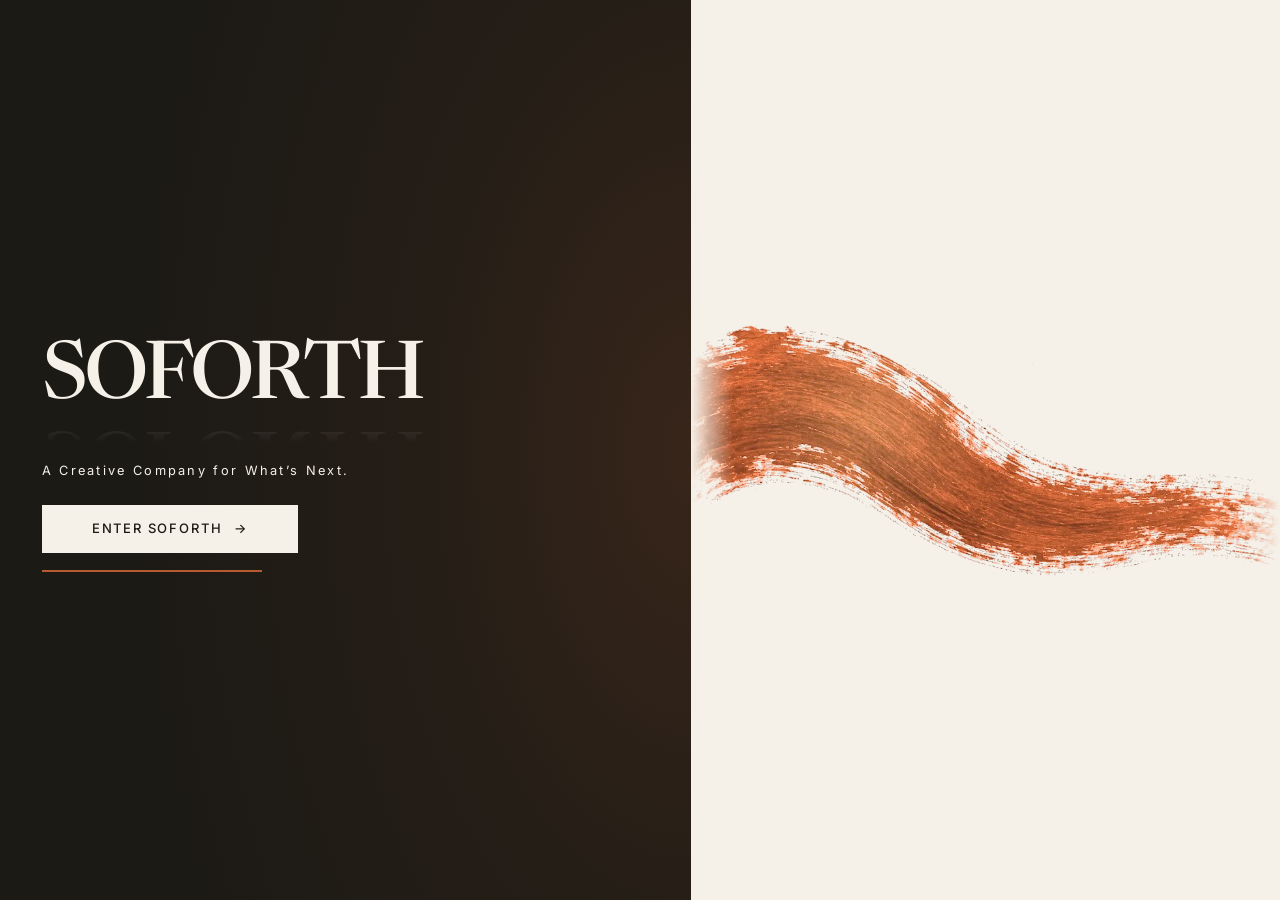
<file: index.html>
<!DOCTYPE html>
<html lang="en">
<head>
  <meta charset="UTF-8" />
  <meta name="viewport" content="width=device-width, initial-scale=1.0" />
  <title>Soforth — A Creative Company for What’s Next.</title>
  <meta name="description" content="A creative company for what’s next." />
  <link rel="canonical" href="https://asksoforth.com/" />
  <meta property="og:type" content="website" />
  <meta property="og:site_name" content="Soforth" />
  <meta property="og:title" content="Soforth — A Creative Company for What’s Next." />
  <meta property="og:description" content="A creative company for what’s next." />
  <meta property="og:url" content="https://asksoforth.com/" />
  <meta property="og:image" content="https://asksoforth.com/images/connection.jpg" />
  <meta name="twitter:card" content="summary_large_image" />
  <link rel="preconnect" href="https://fonts.googleapis.com" />
  <link rel="preconnect" href="https://fonts.gstatic.com" crossorigin />
  <link href="https://fonts.googleapis.com/css2?family=Inter:wght@400;500&amp;family=Newsreader:ital,opsz,wght@0,6..72,500;1,6..72,500&amp;display=swap" rel="stylesheet" />
  <link rel="stylesheet" href="/css/soforth-public.css?v=sf1125b" />
  <script>
    /* Browsers without cross-page view transitions get a short fade instead. */
    if (!("onpagereveal" in window)) document.documentElement.classList.add("no-xvt");
  </script>
  <script type="speculationrules">
    { "prerender": [{ "source": "list", "urls": ["/studio/"], "eagerness": "moderate" }] }
  </script>
</head>
<body class="page-entrance">
  <a class="skip" href="#promise">Skip to the entrance</a>
  <header class="room entrance" id="entrance" aria-labelledby="promise">
    <div class="entrance__main">
      <div class="entrance__copy">
        <p class="wordmark">SOFORTH</p>
        <h1 class="statement" id="promise" tabindex="-1">A Creative Company for What’s Next.</h1>
        <a class="enter" href="/studio/"><span>Enter Soforth</span><span class="enter__arrow" aria-hidden="true">→</span></a>
        <span class="entrance__progress" aria-hidden="true"><i></i></span>
        <p class="sr-live" aria-live="polite" id="entering"></p>
      </div>
      <figure class="entrance__visual" data-brush-area>
        <div class="brushlive brushlive--entrance" data-brush>
          <img src="/images/stroke.webp" width="864" height="392" alt="A single burnt orange brushstroke, painted across bone." fetchpriority="high" />
          <span class="brushlive__sheen" aria-hidden="true"></span>
        </div>
      </figure>
    </div>
  </header>
  <script>
    (function () {
      var root = document.documentElement;
      var body = document.body;
      var enter = document.querySelector(".enter");
      if (!enter) return;
      var reduce = window.matchMedia("(prefers-reduced-motion: reduce)").matches;
      var noXvt = root.classList.contains("no-xvt");
      var leaving = false;

      function go() {
        if (leaving) return;
        leaving = true;
        if (noXvt && !reduce) {
          body.classList.add("is-leaving");
          window.setTimeout(function () { window.location.href = enter.href; }, 420);
        } else {
          window.location.href = enter.href;
        }
      }

      enter.addEventListener("click", function (event) {
        if (event.metaKey || event.ctrlKey || event.shiftKey || event.button !== 0) return;
        if (!noXvt || reduce) return; /* the browser's own transition handles it */
        event.preventDefault();
        go();
      });
      window.addEventListener("pageshow", function () { body.classList.remove("is-leaving"); leaving = false; });

      /* Plays by itself once per visit: SOFORTH, the line, then into the Studio. */
      var seen = false;
      try { seen = window.sessionStorage.getItem("sf-entered") === "1"; window.sessionStorage.setItem("sf-entered", "1"); } catch (e) {}
      if (reduce || seen) return;
      var HOLD = 3200;
      body.style.setProperty("--sf-hold", HOLD + "ms");
      body.classList.add("is-auto");
      var timer = window.setTimeout(function () {
        var live = document.getElementById("entering");
        if (live) live.textContent = "Entering Soforth";
        go();
      }, HOLD);
      /* Anyone who starts using the keyboard keeps the page: no surprise jump. */
      function pause(event) {
        if (event && event.target === enter && event.key === "Enter") return;
        window.clearTimeout(timer);
        body.classList.add("is-paused");
        window.removeEventListener("keydown", pause);
      }
      window.addEventListener("keydown", pause);
    })();
  </script>
  <script src="/js/soforth-brush.js?v=sf1125b" defer></script>
</body>
</html>
</file>
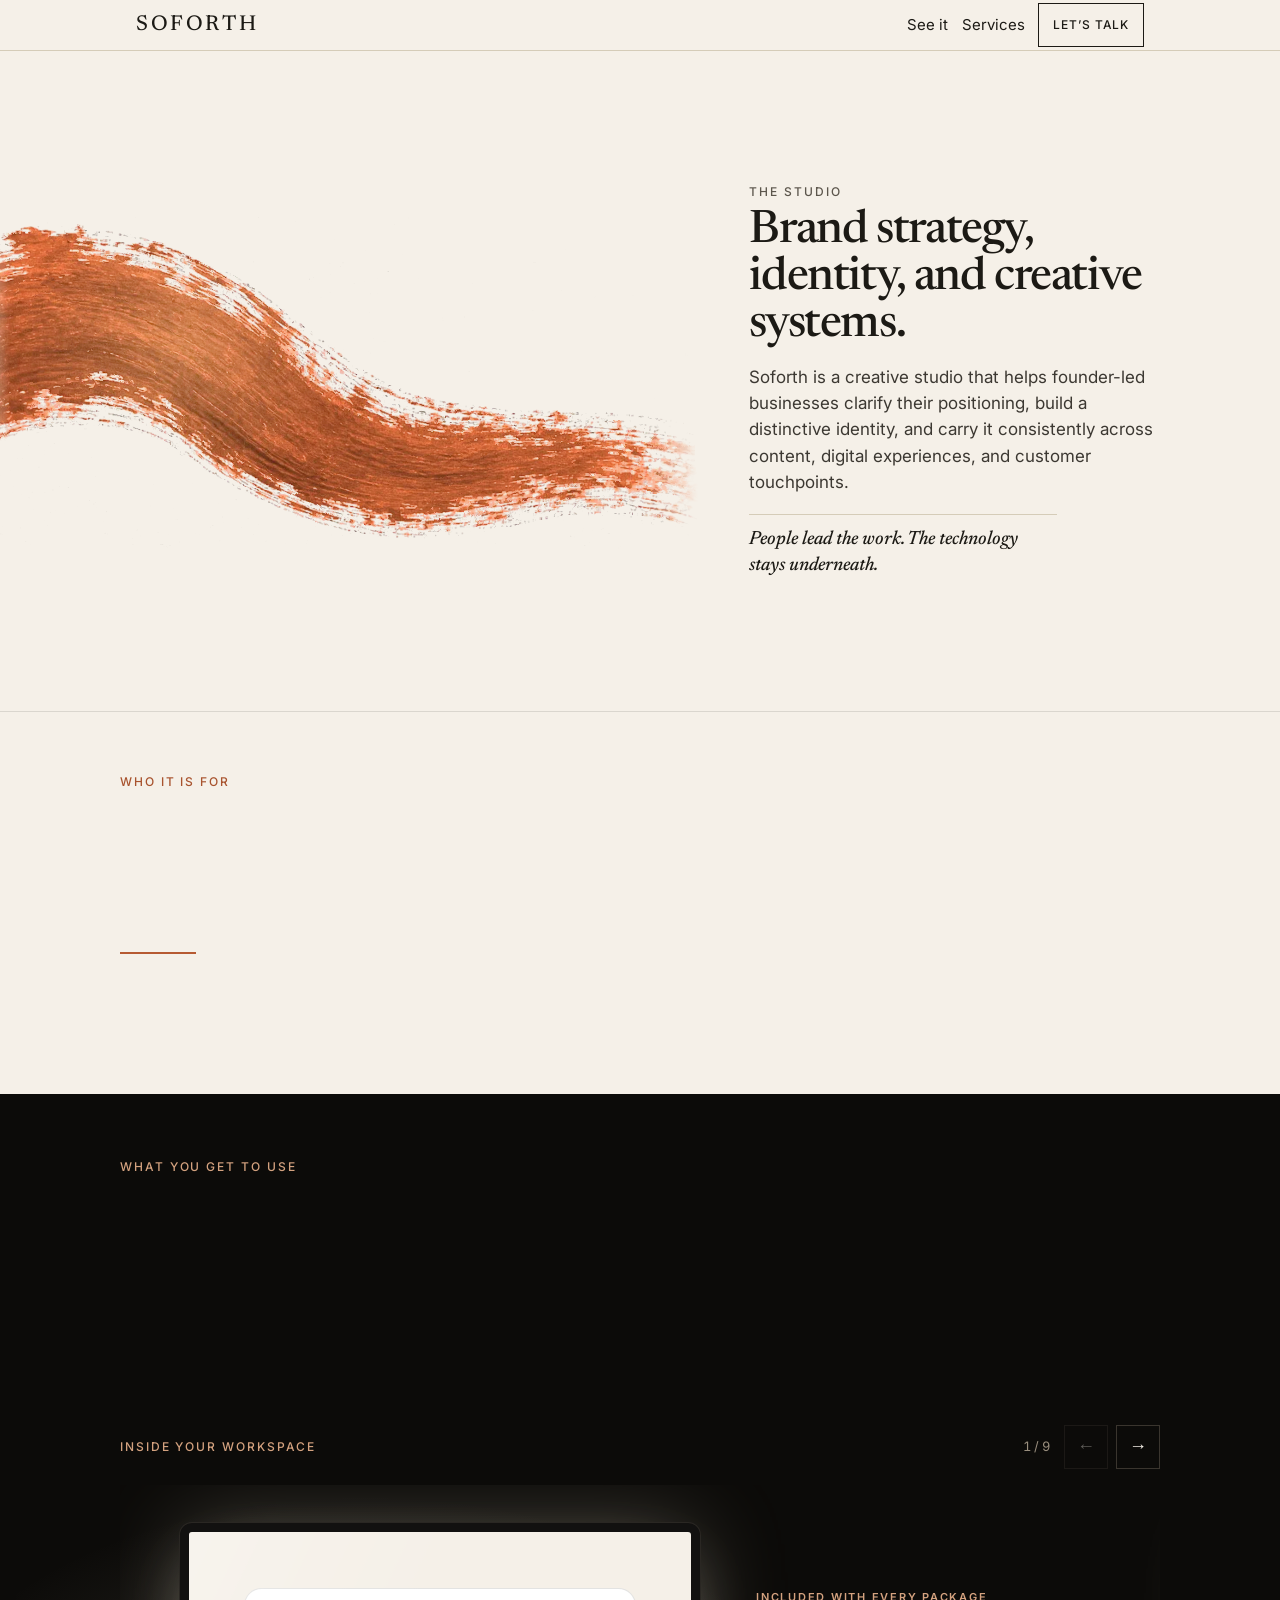
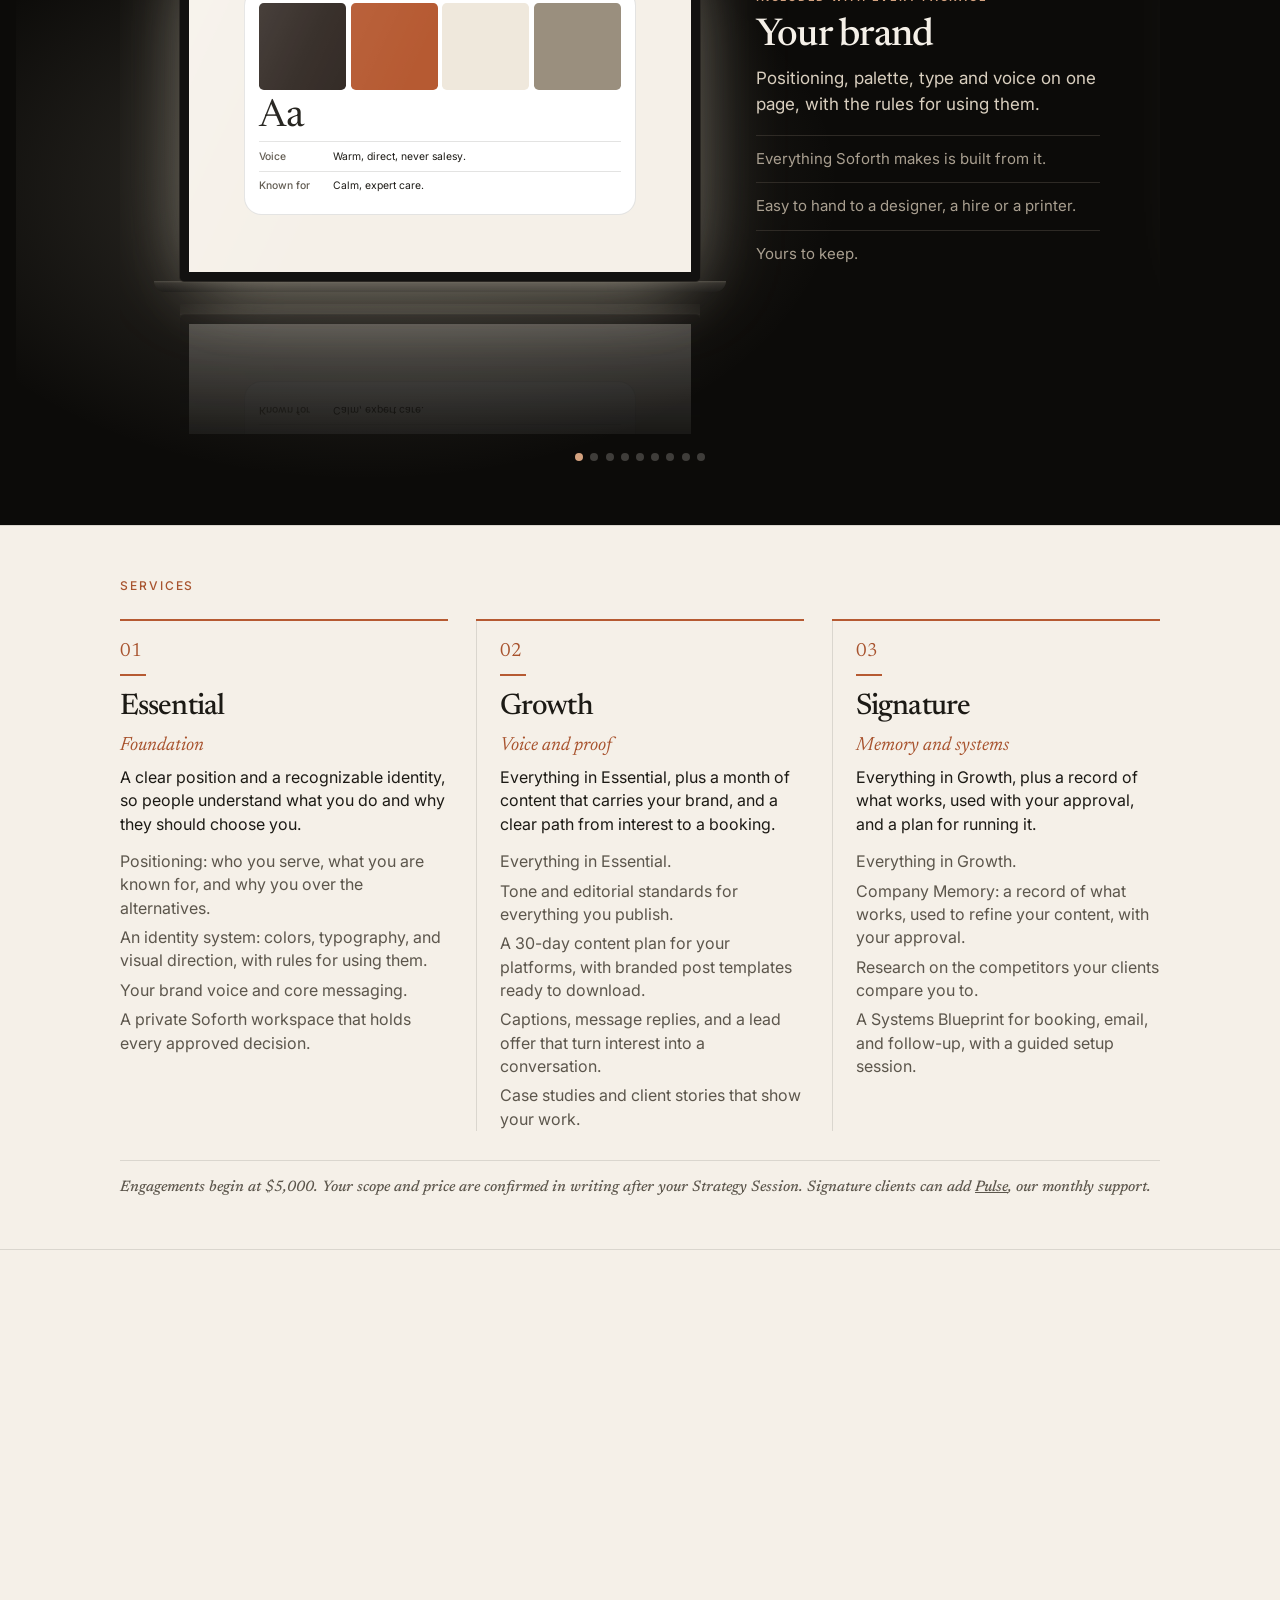
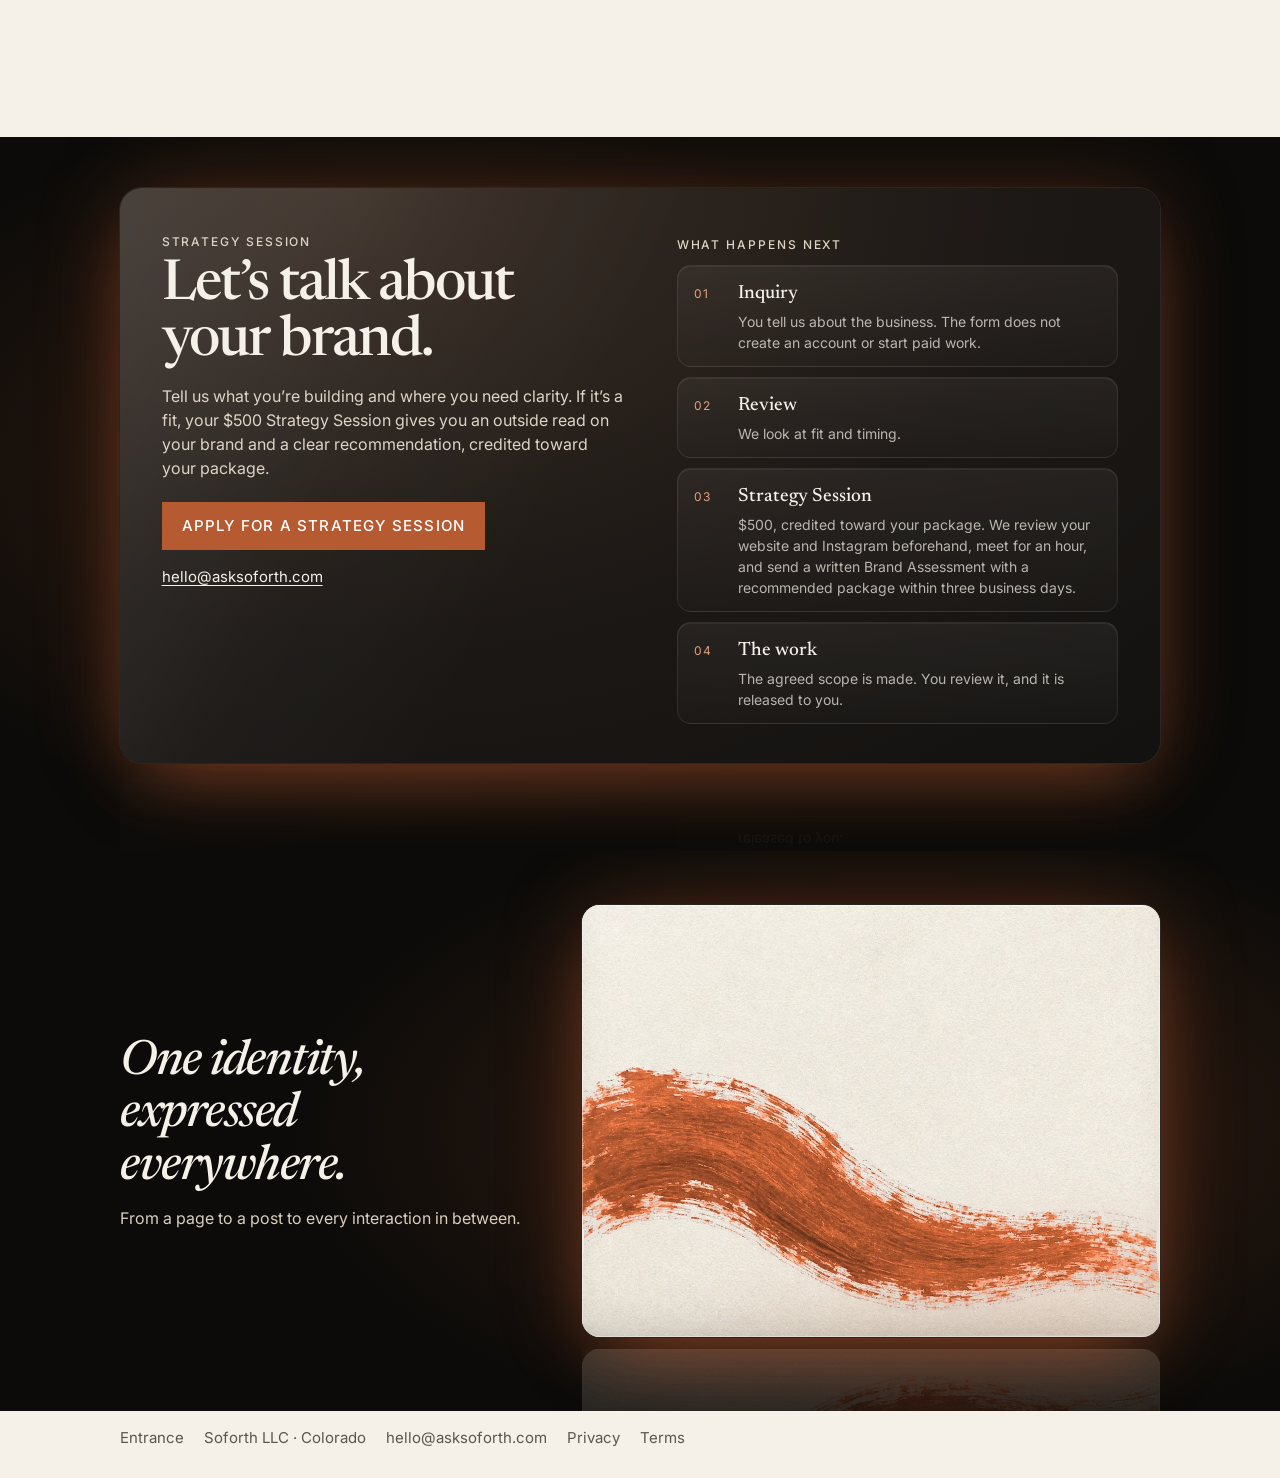
<file: studio/index.html>
<!DOCTYPE html>
<html lang="en">
<head>
  <meta charset="UTF-8" />
  <meta name="viewport" content="width=device-width, initial-scale=1.0" />
  <title>Soforth — The Studio</title>
  <meta name="description" content="Soforth is a creative studio for founder-led businesses. Brand strategy, identity, and creative systems." />
  <link rel="canonical" href="https://asksoforth.com/studio/" />
  <meta property="og:type" content="website" />
  <meta property="og:site_name" content="Soforth" />
  <meta property="og:title" content="Soforth — The Studio" />
  <meta property="og:description" content="Soforth is a creative studio for founder-led businesses. Brand strategy, identity, and creative systems." />
  <meta property="og:url" content="https://asksoforth.com/studio/" />
  <meta property="og:image" content="https://asksoforth.com/images/editorial.jpg" />
  <meta name="twitter:card" content="summary_large_image" />
  <link rel="preconnect" href="https://fonts.googleapis.com" />
  <link rel="preconnect" href="https://fonts.gstatic.com" crossorigin />
  <link href="https://fonts.googleapis.com/css2?family=Inter:wght@400;500&amp;family=Newsreader:ital,opsz,wght@0,6..72,500;1,6..72,500&amp;display=swap" rel="stylesheet" />
  <link rel="stylesheet" href="/css/soforth-public.css?v=sf1125b" />
  <script>
    if (!("onpagereveal" in window)) document.documentElement.classList.add("no-xvt");
  </script>
</head>
<body class="page-studio">
  <a class="skip" href="#story">Skip to the studio</a>
  <header class="site-head">
    <div class="site-head__inner">
      <a class="site-head__mark" href="/studio/">SOFORTH</a>
      <nav class="site-nav" aria-label="Studio">
        <a href="#see-it">See it</a>
        <a href="#services">Services</a>
        <a class="site-nav__talk" href="/strategy-session.html">Let’s Talk</a>
      </nav>
    </div>
  </header>

  <main class="site-main">
    <article class="room" id="story" aria-labelledby="story-title">
      <figure class="opener opener--brush">
        <div class="opener__brush" data-brush-area>
          <div class="brushlive brushlive--hero" data-brush>
            <img src="/images/stroke.webp" width="864" height="392" alt="" fetchpriority="high" />
            <span class="brushlive__sheen" aria-hidden="true"></span>
          </div>
        </div>
        <figcaption>
          <p class="kicker">The studio</p>
          <h1 id="story-title">Brand strategy, identity, and creative systems.</h1>
          <p class="lede">Soforth is a creative studio that helps founder-led businesses clarify their positioning, build a distinctive identity, and carry it consistently across content, digital experiences, and customer touchpoints.</p>
          <p class="credo">People lead the work. The technology stays underneath.</p>
        </figcaption>
      </figure>


    </article>

    <section class="practice" id="practice" aria-labelledby="practice-title">
      <p class="kicker">Who it is for</p>
      <h2 id="practice-title" data-reveal>A founder-led business, ready to look the part.</h2>
      <hr class="practice__rule" />
      <p class="practice__note" data-reveal>You built it on your taste, your judgment and your name. You already have clients and a point of view. The public face of the business has not yet caught up with you.</p>
    </section>

    <section class="learn learn--stage" id="see-it" aria-labelledby="learn-title">
      <p class="kicker">What you get to use</p>
      <h2 id="learn-title" data-reveal>Not a PDF. Tools you use every day.</h2>
      <p class="learn__note" data-reveal>Everything we make lands in your private Soforth workspace, written in your voice and explained, so you always know what to post, what to send, and why.</p>

      <div class="tour" data-tour aria-roledescription="carousel" aria-label="Inside your workspace">
        <div class="tour__head">
          <p class="kicker">Inside your workspace</p>
          <div class="tour__nav">
            <span class="tour__count" data-tour-count aria-live="polite">1 / 9</span>
            <button type="button" class="tour__btn" data-tour-prev aria-label="Previous">←</button>
            <button type="button" class="tour__btn" data-tour-next aria-label="Next">→</button>
          </div>
        </div>
        <ul class="tour__track" data-tour-track tabindex="0">


          <li class="tour__slide" aria-roledescription="slide" aria-label="Your brand">
            <div class="tour__device" style="--glow:#d5ccb8">
              <div class="tour__screen">
                <div class="tour__mock tour__mock--brand" aria-hidden="true">
                  <div class="tm-sw"><i style="background:#2e2520"></i><i style="background:#b65a32"></i><i style="background:#efe8dc"></i><i style="background:#9a8f7e"></i></div>
                  <p class="tm-aa">Aa</p>
                  <p class="tm-voice"><b>Voice</b> Warm, direct, never salesy.</p>
                  <p class="tm-voice"><b>Known for</b> Calm, expert care.</p>
                </div>
              </div>
              <div class="tour__base"></div>
            </div>
            <div class="tour__text">
              <p class="tour__tier">Included with every package</p>
              <h3>Your brand</h3>
              <p class="tour__lede">Positioning, palette, type and voice on one page, with the rules for using them.</p>
              <ul class="tour__points"><li>Everything Soforth makes is built from it.</li><li>Easy to hand to a designer, a hire or a printer.</li><li>Yours to keep.</li></ul>
            </div>
          </li>


          <li class="tour__slide" aria-roledescription="slide" aria-label="Ask Soforth">
            <div class="tour__device" style="--glow:#efe8dc">
              <div class="tour__screen">
                <div class="tour__mock tour__mock--ask" aria-hidden="true">
                  <p class="tm-label">Ask Soforth</p>
                  <p class="tm-q">Write a caption for Friday’s open house.</p>
                  <div class="tm-a">
                    <p>Friday, 4 to 7. Come see the light in the west rooms at golden hour, the reason this one won’t last.</p>
                    <p class="tm-note">Leads with the one detail buyers remember. Ends on urgency without saying “hurry”.</p>
                  </div>
                  <div class="tm-chips"><span>Write a caption</span><span>Reply to a DM</span><span>Check my bio</span><span>Plan this week</span></div>
                </div>
              </div>
              <div class="tour__base"></div>
            </div>
            <div class="tour__text">
              <p class="tour__tier">Included with every package</p>
              <h3>Ask Soforth</h3>
              <p class="tour__lede">Questions about your brand, answered any time from your own positioning, voice and content plan.</p>
              <ul class="tour__points"><li>Captions, replies and bios that sound like you.</li><li>Every conversation saved, so you can pick up where you left off.</li><li>Instant answers. Your Brand Director is a message away for the rest.</li></ul>
            </div>
          </li>


          <li class="tour__slide" aria-roledescription="slide" aria-label="Your Brand Director">
            <div class="tour__device" style="--glow:#9a8f7e">
              <div class="tour__screen">
                <div class="tour__mock tour__mock--msg" aria-hidden="true">
                  <p class="tm-label">Your Brand Director</p>
                  <p class="tm-b tm-b--you">Can we move Friday’s post to Saturday?</p>
                  <p class="tm-b">Done. I also tightened the caption for the weekend crowd.</p>
                  <p class="tm-call"><b>Check-in call</b> Tue, Dec 2 · 30 min · Confirm</p>
                </div>
              </div>
              <div class="tour__base"></div>
            </div>
            <div class="tour__text">
              <p class="tour__tier">Included with every package</p>
              <h3>Your Brand Director</h3>
              <p class="tour__lede">Messages and calls with a real person who knows your brand.</p>
              <ul class="tour__points"><li>Questions, approvals and changes in one thread.</li><li>Book or confirm calls from your workspace.</li><li>People lead the work. The technology stays underneath.</li></ul>
            </div>
          </li>


          <li class="tour__slide" aria-roledescription="slide" aria-label="Your content calendar">
            <div class="tour__device" style="--glow:#b65a32">
              <div class="tour__screen">
                <div class="tour__mock tour__mock--cal" aria-hidden="true">
                  <p class="tm-label">November</p>
                  <div class="tm-grid">
                    <span>Mon</span><span>Tue</span><span>Wed</span><span>Thu</span><span>Fri</span>
                    <i class="on"><b>Instagram</b></i><i class="on"><b>LinkedIn</b></i><i class="on"><b>TikTok</b></i><i></i><i class="on"><b>Instagram</b></i>
                    <i class="on"><b>TikTok</b></i><i></i><i class="on"><b>Instagram</b></i><i class="on"><b>Facebook</b></i><i class="on today"><b>Today</b></i>
                    <i class="on"><b>Instagram</b></i><i class="on"><b>LinkedIn</b></i><i class="on"><b>TikTok</b></i><i></i><i class="on"><b>Pinterest</b></i>
                  </div>
                </div>
              </div>
              <div class="tour__base"></div>
            </div>
            <div class="tour__text">
              <p class="tour__tier">Included with Growth and Signature</p>
              <h3>Your content calendar</h3>
              <p class="tour__lede">Thirty days of posts for the platforms you use, whichever they are, on the days you post.</p>
              <ul class="tour__points"><li>Instagram, TikTok, LinkedIn, Facebook, Pinterest, YouTube Shorts, Threads, X or a newsletter.</li><li>Each post has a purpose: build trust, show the work, invite a booking.</li><li>Add a platform later and your plan grows with it.</li></ul>
            </div>
          </li>


          <li class="tour__slide" aria-roledescription="slide" aria-label="Each day's post">
            <div class="tour__device" style="--glow:#c7a27c">
              <div class="tour__screen">
                <div class="tour__mock tour__mock--post" aria-hidden="true">
                  <div class="tm-plats"><span class="on">Instagram</span><span>TikTok</span><span>LinkedIn</span><span>Facebook</span></div>
                  <div class="tm-frames">
                    <div class="tm-art"><b>Made to be remembered.</b><span>Post · 4:5</span></div>
                    <div class="tm-art tm-art--tall"><b>The sign to look for</b><span>Reel · 9:16</span></div>
                  </div>
                  <p class="tm-cap">Most founders outgrow their brand before they notice. Here’s the sign to look for…</p>
                  <div class="tm-actions"><span>Download</span><span>Reel</span><span>Copy caption</span></div>
                </div>
              </div>
              <div class="tour__base"></div>
            </div>
            <div class="tour__text">
              <p class="tour__tier">Included with Growth and Signature</p>
              <h3>Each day’s post</h3>
              <p class="tour__lede">Open the day and it’s ready for every platform you use: the graphic, a vertical video and the caption, in your brand.</p>
              <ul class="tour__points"><li>Use your own photos: words on the photo, photo with the headline, or a before &amp; after.</li><li>Turn any post into a five-slide carousel, or a Reel, in one tap.</li><li>Sized and captioned for each platform, with steps for making it.</li></ul>
            </div>
          </li>


          <li class="tour__slide" aria-roledescription="slide" aria-label="Reply finder">
            <div class="tour__device" style="--glow:#efe8dc">
              <div class="tour__screen">
                <figure class="tour__mock learn__phone" aria-labelledby="learn-phone-cap">
                  <div class="learn__phone-head"><span class="learn__avatar" aria-hidden="true">M</span><span>maya.r</span><span class="learn__chan">Instagram DM</span></div>
                  <p class="learn__bubble learn__bubble--them">the place down the street does facials for $99. why is yours $185?</p>
                  <p class="learn__bubble learn__bubble--you"><span class="learn__hl">Fair question!</span> <span class="learn__hl">Every visit here starts with a 15-minute skin consult, so we treat what your skin needs that day, not a set menu.</span> <span class="learn__hl">Want to try the consult first? I have Thursday at 2.</span></p>
                  <figcaption id="learn-phone-cap">Example reply for a fictional med spa. Yours are written for your business.</figcaption>
                </figure>
              </div>
              <div class="tour__base"></div>
            </div>
            <div class="tour__text">
              <p class="tour__tier">Included with Growth and Signature</p>
              <h3>Reply finder</h3>
              <p class="tour__lede">Paste what a customer wrote. Get the approved reply, in your voice, with why it works.</p>
              <ol class="tour__why">
                <li><strong>It doesn’t get defensive or discount.</strong> Matching a $99 price would teach people you were overcharging.</li>
                <li><strong>It names the one real difference.</strong> Straight from your positioning.</li>
                <li><strong>It offers a small, specific next step.</strong> A consult and a time, not a hard sell.</li>
              </ol>
            </div>
          </li>


          <li class="tour__slide" aria-roledescription="slide" aria-label="Lead pathways">
            <div class="tour__device" style="--glow:#d4a27f">
              <div class="tour__screen">
                <div class="tour__mock tour__mock--path" aria-hidden="true">
                  <p class="tm-label">From a post to a booking</p>
                  <ol>
                    <li><b>01</b><span>Mention it in a post</span><em>“DM me GLOW for the guide.”</em></li>
                    <li><b>02</b><span>They send the keyword</span><em>“GLOW”</em></li>
                    <li><b>03</b><span>Send it, warmly</span><em>Your approved reply, ready to copy.</em></li>
                    <li><b>04</b><span>Invite them to book</span><em>A friendly follow-up, a few days later.</em></li>
                  </ol>
                </div>
              </div>
              <div class="tour__base"></div>
            </div>
            <div class="tour__text">
              <p class="tour__tier">Included with Growth and Signature</p>
              <h3>Lead pathways</h3>
              <p class="tour__lede">How an interested follower becomes a conversation, then a booking.</p>
              <ul class="tour__points"><li>Every message in the path is written for you.</li><li>Your bio and offer line up with it.</li><li>No new software to learn.</li></ul>
            </div>
          </li>

          <li class="tour__slide" aria-roledescription="slide" aria-label="Competitor Snapshot">
            <div class="tour__device" style="--glow:#9a8f7e">
              <div class="tour__screen">
                <div class="tour__mock tour__mock--brand" aria-hidden="true">
                  <p class="tm-label">Competitor Snapshot</p>
                  <p class="tm-voice"><b>They lead with</b> Price and packages.</p>
                  <p class="tm-voice"><b>They skip</b> The consult, and who it’s for.</p>
                  <p class="tm-voice"><b>Your opening</b> Own the first visit.</p>
                </div>
              </div>
              <div class="tour__base"></div>
            </div>
            <div class="tour__text">
              <p class="tour__tier">Included with Signature</p>
              <h3>Competitor Snapshot</h3>
              <p class="tour__lede">The businesses your clients compare you to, read side by side, and where you can stand apart.</p>
              <ul class="tour__points"><li>Researched by Soforth, reviewed by your Brand Director.</li><li>Shapes your positioning and your content plan.</li><li>Saved in your workspace with the rest of your brand.</li></ul>
            </div>
          </li>

          <li class="tour__slide" aria-roledescription="slide" aria-label="Your Soforth workspace">
            <div class="tour__device" style="--glow:#f5f0e8">
              <div class="tour__screen">
                <div class="tour__mock tour__mock--sig" aria-hidden="true"><b>SOFORTH</b><p>A Creative Company<br />for What’s Next.</p></div>
              </div>
              <div class="tour__base"></div>
            </div>
            <div class="tour__text">
              <h3>All of it, in one place</h3>
              <p class="tour__lede">Every tool, in your brand, in your private Soforth workspace. Opened the day your work begins.</p>
              <ul class="tour__points"><li>On your phone or your laptop.</li><li>Your approved decisions, always to hand.</li><li>Yours to keep.</li></ul>
            </div>
          </li>
        </ul>
        <div class="tour__dots" data-tour-dots aria-hidden="true"></div>
      </div>
    </section>

    <section class="services partner" id="services" aria-labelledby="services-title">
      <div class="partner__paths">
        <h2 class="kicker" id="services-title">Services</h2>
        <ol class="ways">
          <li class="ways__item ways__item--1" data-reveal>
            <p class="ways__index">01</p>
            <div>
              <h3>Essential</h3>
              <p class="epithet">Foundation</p>
              <p class="benefit">A clear position and a recognizable identity, so people understand what you do and why they should choose you.</p>
              <ul>
                <li>Positioning: who you serve, what you are known for, and why you over the alternatives.</li>
                <li>An identity system: colors, typography, and visual direction, with rules for using them.</li>
                <li>Your brand voice and core messaging.</li>
                <li>A private Soforth workspace that holds every approved decision.</li>
              </ul>
            </div>
          </li>
          <li class="ways__item ways__item--2" data-reveal>
            <p class="ways__index">02</p>
            <div>
              <h3>Growth</h3>
              <p class="epithet">Voice and proof</p>
              <p class="benefit">Everything in Essential, plus a month of content that carries your brand, and a clear path from interest to a booking.</p>
              <ul>
                <li>Everything in Essential.</li>
                <li>Tone and editorial standards for everything you publish.</li>
                <li>A 30-day content plan for your platforms, with branded post templates ready to download.</li>
                <li>Captions, message replies, and a lead offer that turn interest into a conversation.</li>
                <li>Case studies and client stories that show your work.</li>
              </ul>
            </div>
          </li>
          <li class="ways__item ways__item--3" data-reveal>
            <p class="ways__index">03</p>
            <div>
              <h3>Signature</h3>
              <p class="epithet">Memory and systems</p>
              <p class="benefit">Everything in Growth, plus a record of what works, used with your approval, and a plan for running it.</p>
              <ul>
                <li>Everything in Growth.</li>
                <li>Company Memory: a record of what works, used to refine your content, with your approval.</li>
                <li>Research on the competitors your clients compare you to.</li>
                <li>A Systems Blueprint for booking, email, and follow-up, with a guided setup session.</li>
              </ul>
            </div>
          </li>
        </ol>
        <p class="aside">Engagements begin at $5,000. Your scope and price are confirmed in writing after your Strategy Session. Signature clients can add <a href="#pulse">Pulse</a>, our monthly support.</p>
      </div>

    </section>

    <section class="pulse" id="pulse" aria-labelledby="pulse-title">
      <div class="pulse__card" data-reveal>
        <div class="pulse__top">
          <p class="kicker">Pulse · for Signature</p>
          <p class="pulse__price">Monthly · Cancel anytime</p>
        </div>
        <h2 id="pulse-title">Signature builds the system. Pulse keeps it running.</h2>
        <div class="pulse__cols">
          <div class="pulse__col">
            <h3>Your Signature build</h3>
            <p>Positioning, identity, voice, your first 30-day plan, lead pathways and Company Memory. Built once, yours to keep.</p>
          </div>
          <div class="pulse__col pulse__col--on">
            <h3>Pulse, each month</h3>
            <p>A new 30-day plan built from your results, weekly tune-ups, your news turned into posts, a monthly briefing and a 30-minute check-in call.</p>
          </div>
        </div>
        <p class="pulse__note">Without Pulse, your plan ends after its month and your results stay in your workspace for you to read. With Pulse, Soforth uses them to plan what comes next.</p>
      </div>
    </section>

    <section class="talk" id="contact" aria-labelledby="talk-title">
      <div class="talk__card" data-reveal>
        <div class="talk__main">
          <p class="kicker kicker--on-dark">Strategy Session</p>
          <h2 id="talk-title">Let’s talk about your brand.</h2>
          <p class="body body--light">Tell us what you’re building and where you need clarity. If it’s a fit, your $500 Strategy Session gives you an outside read on your brand and a clear recommendation, credited toward your package.</p>
          <a class="close__book" href="/strategy-session.html" data-capacity-waitlist="Join the waitlist">Apply for a Strategy Session</a>
          <p class="capacity-line capacity-line--light" data-capacity-line hidden></p>
          <p class="close__mail"><a href="mailto:hello@asksoforth.com">hello@asksoforth.com</a></p>
        </div>
        <div class="talk__next">
          <p class="kicker kicker--on-dark">What happens next</p>
          <ol class="talk__steps">
            <li><span>01</span><strong>Inquiry</strong><em>You tell us about the business. The form does not create an account or start paid work.</em></li>
            <li><span>02</span><strong>Review</strong><em>We look at fit and timing.</em></li>
            <li><span>03</span><strong>Strategy Session</strong><em>$500, credited toward your package. We review your website and Instagram beforehand, meet for an hour, and send a written Brand Assessment with a recommended package within three business days.</em></li>
            <li><span>04</span><strong>The work</strong><em>The agreed scope is made. You review it, and it is released to you.</em></li>
          </ol>
        </div>
      </div>
    </section>
    <section class="expression expression--close" aria-label="One identity, expressed everywhere">
      <figure class="brushglass" data-reveal="media">
        <img src="/images/brush.jpg" width="864" height="1152" alt="A single burnt orange brushstroke on bone, under glass." />
        <svg class="brushglass__defs" aria-hidden="true" focusable="false">
          <filter id="sf-wet-paint" x="-5%" y="-5%" width="110%" height="110%">
            <feTurbulence type="fractalNoise" baseFrequency="0.006 0.011" numOctaves="2" seed="7" result="noise">
              <animate attributeName="baseFrequency" dur="18s" values="0.006 0.011;0.009 0.007;0.006 0.011" repeatCount="indefinite" />
            </feTurbulence>
            <feDisplacementMap in="SourceGraphic" in2="noise" scale="14" xChannelSelector="R" yChannelSelector="G" />
          </filter>
        </svg>
      </figure>
      <div class="expression__copy" data-reveal>
        <p class="expression__line">One identity,<br />expressed everywhere.</p>
        <p class="body">From a page to a post to every interaction in between.</p>
      </div>
    </section>
  </main>
  <script src="/js/soforth-tour.js?v=sf1120d" defer></script>
  <script src="/js/soforth-capacity.js?v=sf1120a" defer></script>
  <footer class="site-foot site-foot--legal">
    <a href="/">Entrance</a>
    <span>Soforth LLC · Colorado</span>
    <a href="mailto:hello@asksoforth.com">hello@asksoforth.com</a>
    <a href="/privacy.html">Privacy</a>
    <a href="/terms.html">Terms</a>
  </footer>
  <script>
    (function () {
      if (!window.IntersectionObserver) return;
      if (window.matchMedia("(prefers-reduced-motion: reduce)").matches) return;
      var nodes = document.querySelectorAll("[data-reveal]");
      if (!nodes.length) return;
      var revealAll = function () {
        nodes.forEach(function (el) {
          el.classList.remove("is-waiting");
          el.classList.add("is-in");
        });
      };
      window.addEventListener("beforeprint", revealAll);
      if (window.matchMedia("print").matches) return;
      var groups = new Map();
      nodes.forEach(function (el) {
        var list = groups.get(el.parentElement) || [];
        list.push(el);
        groups.set(el.parentElement, list);
      });
      groups.forEach(function (list) {
        if (list.length < 2) return;
        list.forEach(function (el, index) {
          el.style.setProperty("--reveal-delay", (index * 110) + "ms");
        });
      });
      var io = new IntersectionObserver(function (entries) {
        entries.forEach(function (entry) {
          var el = entry.target;
          if (entry.isIntersecting) {
            el.classList.add("is-in");
            return;
          }
          if (entry.boundingClientRect.bottom < 0) el.classList.remove("is-in");
        });
      }, { rootMargin: "0px 0px -6% 0px", threshold: 0.2 });
      nodes.forEach(function (el) {
        el.classList.add("is-waiting");
      });
      requestAnimationFrame(function () {
        requestAnimationFrame(function () {
          nodes.forEach(function (el) { io.observe(el); });
        });
      });
    })();
  </script>
  <script src="/js/soforth-brush.js?v=sf1125b" defer></script>
</body>
</html>
</file>
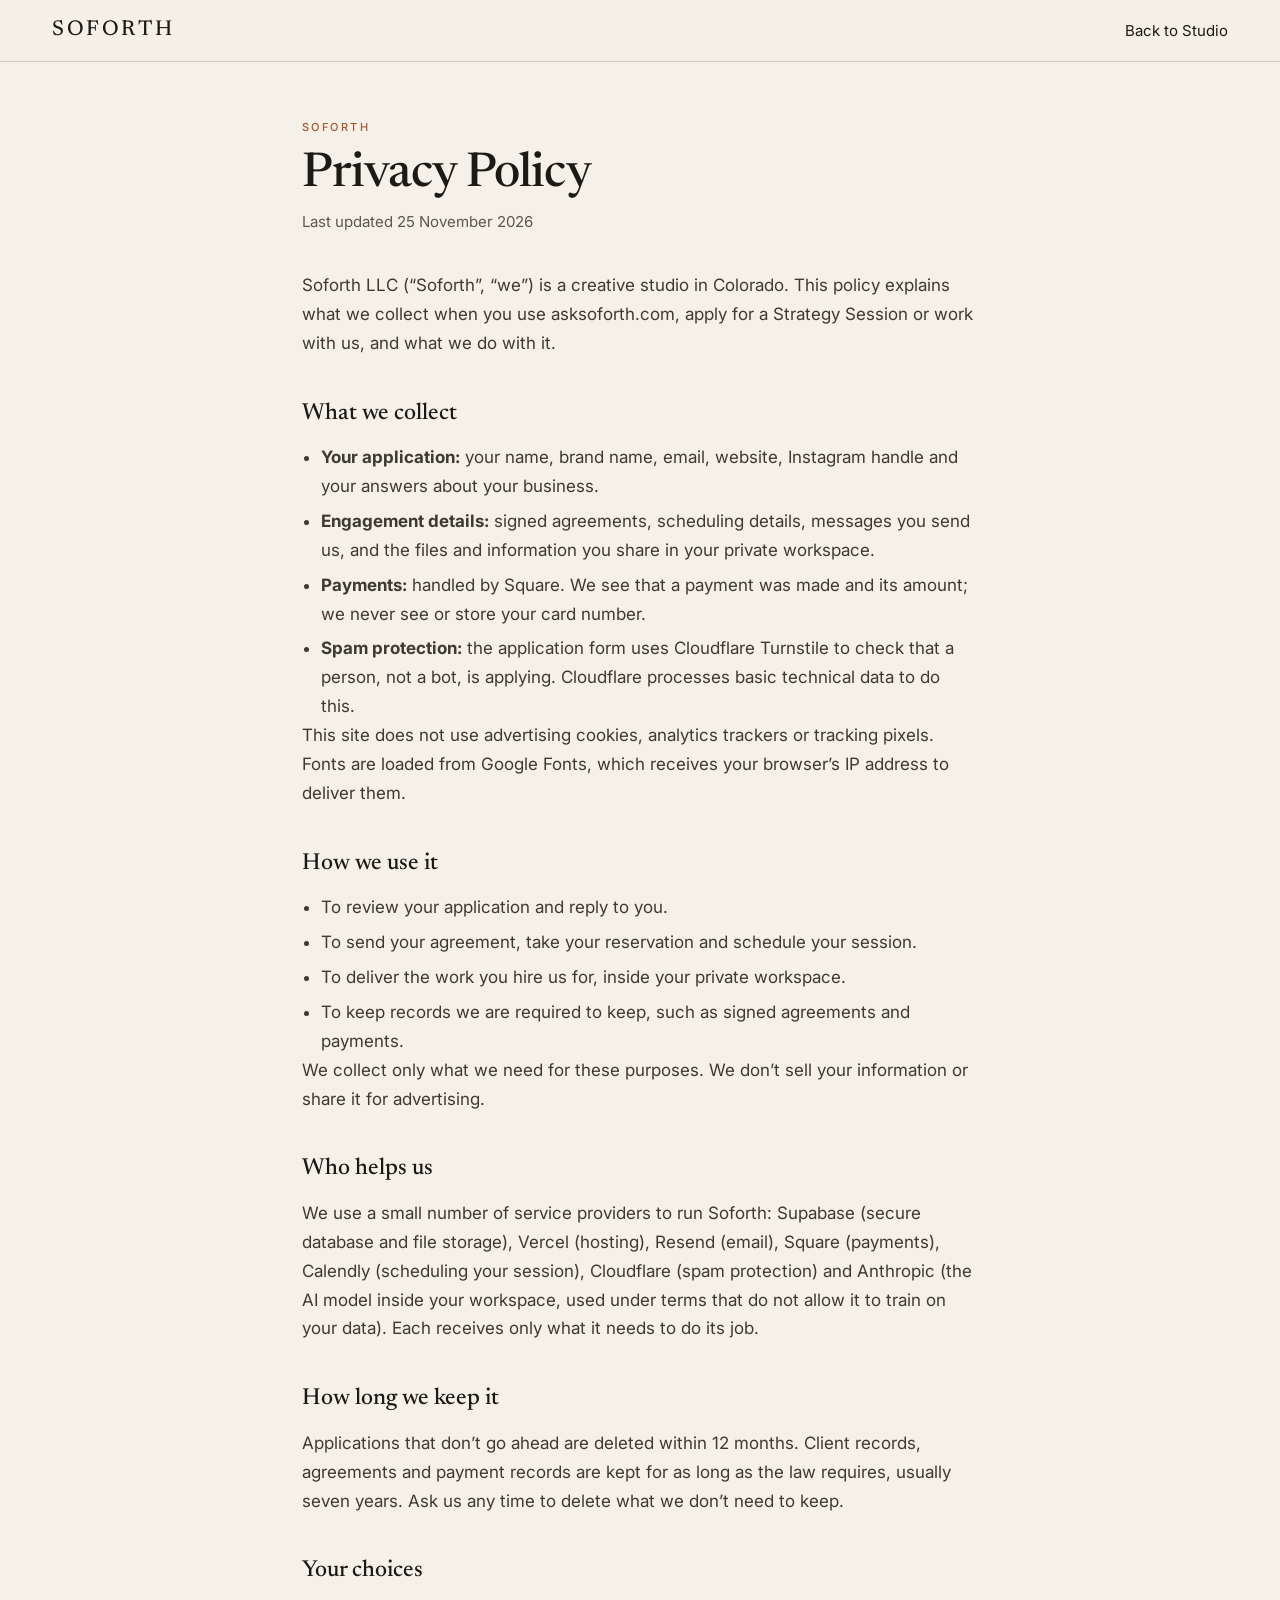
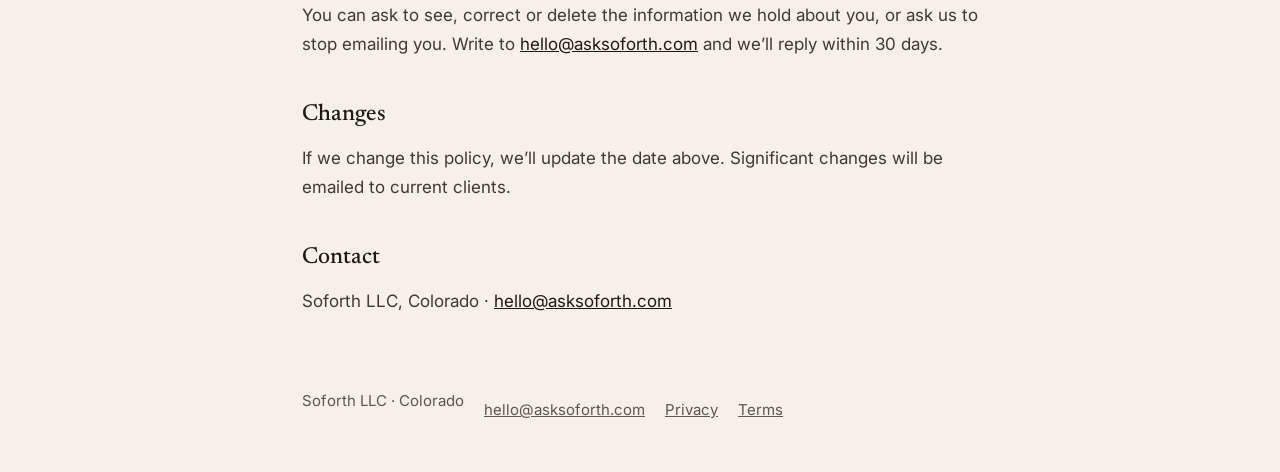
<file: privacy.html>
<!DOCTYPE html>
<html lang="en">
<head>
  <meta charset="UTF-8" />
  <meta name="viewport" content="width=device-width, initial-scale=1.0" />
  <title>Soforth — Privacy Policy</title>
  <meta name="description" content="How Soforth collects, uses and protects the information you share with us." />
  <link rel="canonical" href="https://asksoforth.com/privacy.html" />
  <meta name="robots" content="index, follow" />
  <link rel="preconnect" href="https://fonts.googleapis.com" />
  <link rel="preconnect" href="https://fonts.gstatic.com" crossorigin />
  <link href="https://fonts.googleapis.com/css2?family=Inter:wght@400;500&amp;family=Newsreader:ital,opsz,wght@0,6..72,500;1,6..72,500&amp;display=swap" rel="stylesheet" />
  <style>
    *, *::before, *::after { box-sizing: border-box; margin: 0; padding: 0; }
    body { background: #f5f0e8; color: #1c1a15; font-family: Inter, Helvetica, Arial, sans-serif; font-size: 17px; line-height: 1.7; -webkit-font-smoothing: antialiased; }
    nav { position: sticky; top: 0; z-index: 30; display: flex; align-items: center; justify-content: space-between; padding: 0 clamp(20px, 5vw, 52px); height: 62px; background: rgba(245,240,232,0.96); border-bottom: 1px solid #d5ccb8; backdrop-filter: blur(16px); }
    .nav-logo { font-family: Newsreader, Georgia, serif; font-size: 1.35rem; font-weight: 500; letter-spacing: 0.12em; text-transform: uppercase; color: #1c1a15; text-decoration: none; }
    .nav-back { display: inline-flex; align-items: center; min-height: 44px; font-size: 15px; color: #1c1a15; text-decoration: none; }
    main { width: min(720px, 100%); margin: 0 auto; padding: 56px 22px 72px; }
    .eyebrow { font-size: 11px; font-weight: 500; letter-spacing: 0.22em; text-transform: uppercase; color: #a8532e; }
    h1 { font-family: Newsreader, Georgia, serif; font-weight: 500; font-size: clamp(2.2rem, 5vw, 3rem); line-height: 1.1; letter-spacing: -0.02em; margin: 12px 0 8px; }
    .updated { color: #5c564c; font-size: 15px; margin-bottom: 36px; }
    h2 { font-family: Newsreader, Georgia, serif; font-weight: 500; font-size: 1.45rem; margin: 36px 0 10px; }
    p, li { color: #3d3a32; }
    p + p { margin-top: 12px; }
    ul { padding-left: 1.2rem; margin-top: 10px; }
    li + li { margin-top: 6px; }
    a { color: #1c1a15; }
    a:focus-visible { outline: 2px solid #a8532e; outline-offset: 3px; }
    footer { width: min(720px, 100%); margin: 0 auto; padding: 0 22px 40px; display: flex; flex-wrap: wrap; gap: 4px 20px; font-size: 15px; color: #5c564c; }
    footer a { display: inline-flex; align-items: center; min-height: 44px; color: #5c564c; }
  </style>
</head>
<body>
  <nav>
    <a class="nav-logo" href="/studio/">SOFORTH</a>
    <a class="nav-back" href="/studio/">Back to Studio</a>
  </nav>
  <main>
    <p class="eyebrow">Soforth</p>
    <h1>Privacy Policy</h1>
    <p class="updated">Last updated 25 November 2026</p>

    <p>Soforth LLC (“Soforth”, “we”) is a creative studio in Colorado. This policy explains what we collect when you use asksoforth.com, apply for a Strategy Session or work with us, and what we do with it.</p>

    <h2>What we collect</h2>
    <ul>
      <li><strong>Your application:</strong> your name, brand name, email, website, Instagram handle and your answers about your business.</li>
      <li><strong>Engagement details:</strong> signed agreements, scheduling details, messages you send us, and the files and information you share in your private workspace.</li>
      <li><strong>Payments:</strong> handled by Square. We see that a payment was made and its amount; we never see or store your card number.</li>
      <li><strong>Spam protection:</strong> the application form uses Cloudflare Turnstile to check that a person, not a bot, is applying. Cloudflare processes basic technical data to do this.</li>
    </ul>
    <p>This site does not use advertising cookies, analytics trackers or tracking pixels. Fonts are loaded from Google Fonts, which receives your browser’s IP address to deliver them.</p>

    <h2>How we use it</h2>
    <ul>
      <li>To review your application and reply to you.</li>
      <li>To send your agreement, take your reservation and schedule your session.</li>
      <li>To deliver the work you hire us for, inside your private workspace.</li>
      <li>To keep records we are required to keep, such as signed agreements and payments.</li>
    </ul>
    <p>We collect only what we need for these purposes. We don’t sell your information or share it for advertising.</p>

    <h2>Who helps us</h2>
    <p>We use a small number of service providers to run Soforth: Supabase (secure database and file storage), Vercel (hosting), Resend (email), Square (payments), Calendly (scheduling your session), Cloudflare (spam protection) and Anthropic (the AI model inside your workspace, used under terms that do not allow it to train on your data). Each receives only what it needs to do its job.</p>

    <h2>How long we keep it</h2>
    <p>Applications that don’t go ahead are deleted within 12 months. Client records, agreements and payment records are kept for as long as the law requires, usually seven years. Ask us any time to delete what we don’t need to keep.</p>

    <h2>Your choices</h2>
    <p>You can ask to see, correct or delete the information we hold about you, or ask us to stop emailing you. Write to <a href="mailto:hello@asksoforth.com">hello@asksoforth.com</a> and we’ll reply within 30 days.</p>

    <h2>Changes</h2>
    <p>If we change this policy, we’ll update the date above. Significant changes will be emailed to current clients.</p>

    <h2>Contact</h2>
    <p>Soforth LLC, Colorado · <a href="mailto:hello@asksoforth.com">hello@asksoforth.com</a></p>
  </main>
  <footer>
    <span>Soforth LLC · Colorado</span>
    <a href="mailto:hello@asksoforth.com">hello@asksoforth.com</a>
    <a href="/privacy.html">Privacy</a>
    <a href="/terms.html">Terms</a>
  </footer>
</body>
</html>
</file>
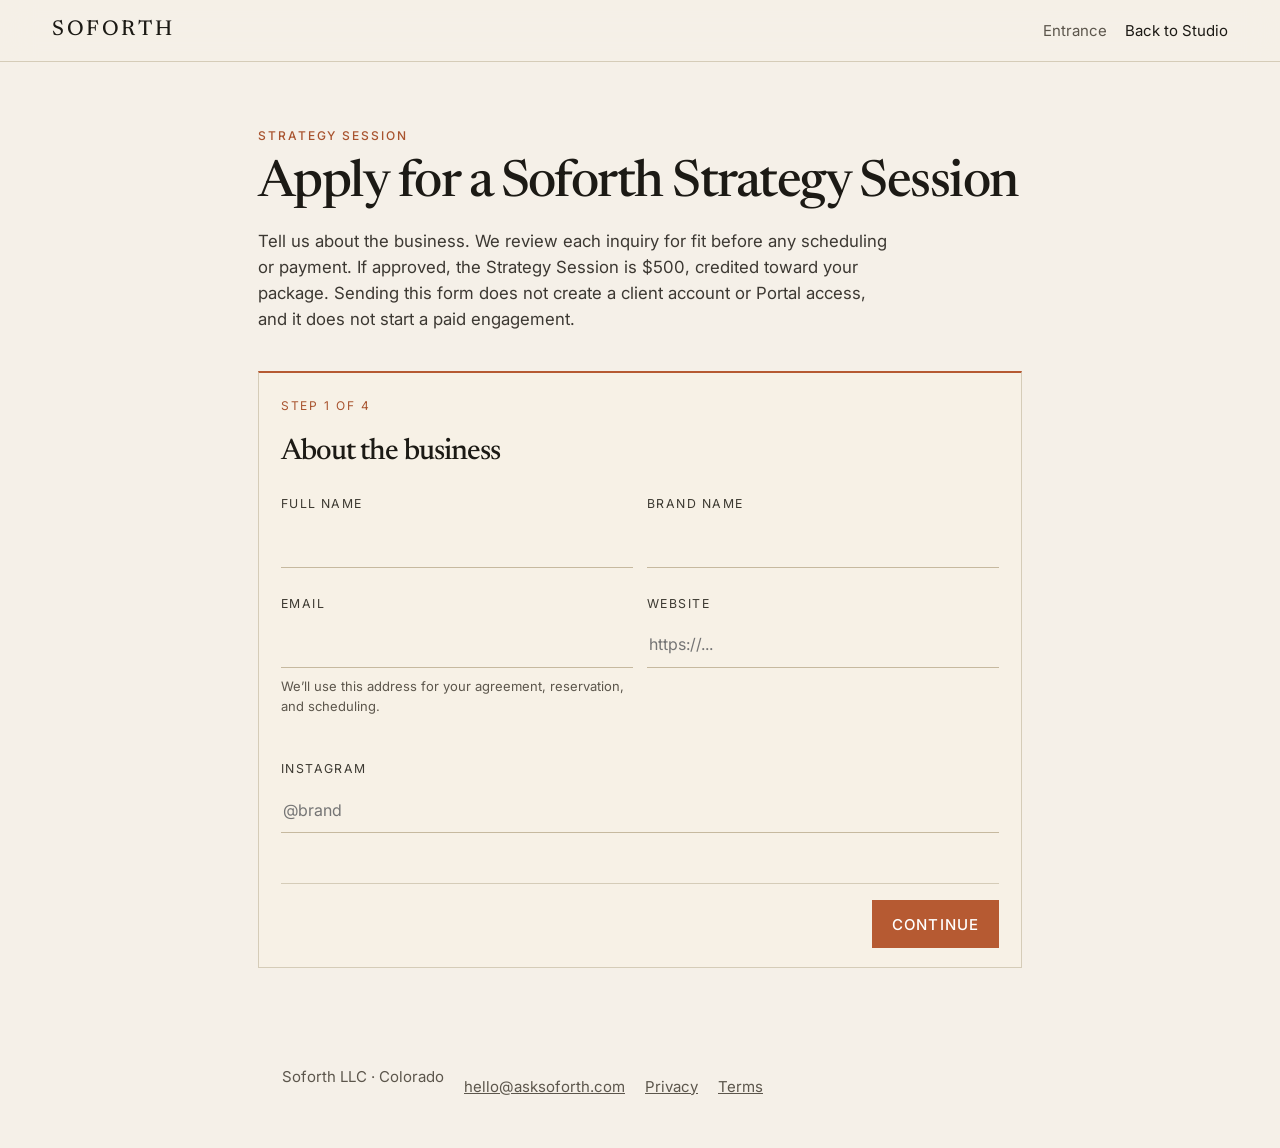
<file: strategy-session.html>
<!DOCTYPE html>
<html lang="en">
<head>
  <meta charset="UTF-8" />
  <meta name="viewport" content="width=device-width, initial-scale=1.0" />
  <title>Soforth — Apply for a Strategy Session</title>
  <meta name="description" content="Apply for a private Strategy Session with Soforth. Each application is reviewed for fit before any scheduling or payment." />
  <link rel="canonical" href="https://asksoforth.com/strategy-session.html" />
  <meta property="og:type" content="website" />
  <meta property="og:site_name" content="Soforth" />
  <meta property="og:title" content="Soforth — Apply for a Strategy Session" />
  <meta property="og:description" content="Apply for a private Strategy Session with Soforth. Each application is reviewed for fit before any scheduling or payment." />
  <meta property="og:url" content="https://asksoforth.com/strategy-session.html" />
  <meta property="og:image" content="https://asksoforth.com/images/editorial.jpg" />
  <meta name="twitter:card" content="summary_large_image" />
  <link rel="preconnect" href="https://fonts.googleapis.com" />
  <link rel="preconnect" href="https://fonts.gstatic.com" crossorigin />
  <link href="https://fonts.googleapis.com/css2?family=Inter:wght@400;500&amp;family=Newsreader:ital,opsz,wght@0,6..72,500;1,6..72,500&amp;display=swap" rel="stylesheet" />
  <style>
    *, *::before, *::after { box-sizing: border-box; margin: 0; padding: 0; }
    body {
      background: #f5f0e8;
      color: #1c1a15;
      font-family: Inter, Helvetica, Arial, sans-serif;
      font-size: 17px;
      line-height: 1.7;
      -webkit-font-smoothing: antialiased;
    }
    nav {
      position: sticky;
      top: 0;
      z-index: 30;
      display: flex;
      align-items: center;
      justify-content: space-between;
      padding: 0 52px;
      height: 62px;
      background: rgba(245,240,232,0.96);
      border-bottom: 1px solid #d5ccb8;
      backdrop-filter: blur(16px);
    }
    .nav-logo {
      font-family: Newsreader, Georgia, serif;
      font-size: 1.35rem;
      font-weight: 500;
      letter-spacing: 0.12em;
      text-transform: uppercase;
      color: #1c1a15;
      text-decoration: none;
    }
    .nav-links { display: flex; align-items: center; gap: 1.1rem; }
    .nav-back, .nav-entrance {
      display: inline-flex;
      align-items: center;
      min-height: 44px;
      font-size: 15px;
      color: #1c1a15;
      text-decoration: none;
    }
    .nav-entrance { color: #5c564c; }
    .wrap {
      max-width: 820px;
      margin: 0 auto;
      padding: 64px 28px 96px;
    }
    .eyebrow {
      display: block;
      font-size: 12px;
      font-weight: 500;
      letter-spacing: 0.16em;
      text-transform: uppercase;
      color: #a8532e;
      margin-bottom: 0.75rem;
    }
    h1 {
      font-family: Newsreader, Georgia, serif;
      font-weight: 500;
      font-size: clamp(2.3rem, 4vw, 3.35rem);
      letter-spacing: -0.03em;
      line-height: 1.05;
    }
    .capacity-line { margin: 0.75rem 0 0; font-size: 0.95rem; color: #a8532e; }
    .lead {
      margin-top: 1rem;
      max-width: 38em;
      color: #3c3832;
      font-size: 1.05rem;
      line-height: 1.55;
    }
    [hidden] { display: none !important; }
    .panel {
      margin-top: 2.4rem;
      border: 1px solid #d5ccb8;
      border-top: 2px solid #b65a32;
      background: #f7f1e6;
      padding: 1.45rem 1.35rem 1.2rem;
    }
    .progress {
      font-size: 12px;
      letter-spacing: 0.16em;
      text-transform: uppercase;
      color: #a8532e;
      margin-bottom: 0.7rem;
    }
    .step-title {
      font-family: Newsreader, Georgia, serif;
      font-size: 1.85rem;
      font-weight: 500;
      letter-spacing: -0.03em;
      margin-bottom: 1rem;
    }
    .grid {
      display: grid;
      grid-template-columns: 1fr 1fr;
      gap: 14px;
    }
    .field { margin-bottom: 12px; }
    label {
      display: block;
      font-size: 0.77rem;
      letter-spacing: 0.12em;
      text-transform: uppercase;
      color: #3d3a32;
      margin-bottom: 7px;
    }
    input, textarea, select {
      width: 100%;
      min-height: 46px;
      border: 0;
      border-bottom: 1px solid #c6b99f;
      background: transparent;
      color: #1c1a15;
      font-family: Inter, Helvetica, Arial, sans-serif;
      font-size: 16px;
      padding: 12px 2px;
      border-radius: 0;
      outline: none;
    }
    input:focus, textarea:focus, select:focus { border-bottom-color: #b65a32; }
    textarea { min-height: 120px; resize: vertical; }
    .row {
      margin-top: 1.25rem;
      padding-top: 1rem;
      border-top: 1px solid #d5ccb8;
      display: flex;
      gap: 0.7rem;
      justify-content: flex-end;
      align-items: center;
      flex-wrap: wrap;
    }
    .btn {
      border: 0;
      display: inline-flex;
      align-items: center;
      justify-content: center;
      min-height: 48px;
      font-family: Inter, Helvetica, Arial, sans-serif;
      font-size: 15px;
      font-weight: 500;
      letter-spacing: 0.08em;
      text-transform: uppercase;
      padding: 0 1.25rem;
      border-radius: 0;
      cursor: pointer;
    }
    .btn-dark { background: #b65a32; color: #fff; }
    .btn-dark:hover { background: #a8532e; color: #fff; }
    .btn-light { background: transparent; border: 1px solid #1c1a15; color: #1c1a15; }
    .btn-light:hover { background: #1c1a15; color: #f5f0e8; }
    a:focus-visible, button:focus-visible, input:focus-visible, textarea:focus-visible, select:focus-visible {
      outline: 2px solid #b65a32;
      outline-offset: 3px;
    }
    @media (prefers-reduced-motion: reduce) {
      *, *::before, *::after { animation: none !important; transition: none !important; scroll-behavior: auto !important; }
    }
    
    .field-guidance {
      font-size: 13px;
      color: #5c564c;
      line-height: 1.6;
      margin-top: 8px;
      margin-bottom: 16px;
      max-width: 520px;
      display: block;
      font-weight: 400;
      text-transform: none;
      letter-spacing: normal;
    }

    .hint {
      font-size: 0.85rem;
      color: #6f6455;
      margin-top: 10px;
    }
    .status {
      margin-top: 24px;
      border: 1px solid #d5ccb8;
      background: #f5f0e8;
      padding: 24px;
      display: none;
    }
    .status h2 {
      font-family: Newsreader, Georgia, serif;
      font-size: 1.5rem;
      font-weight: 400;
      margin-bottom: 8px;
    }
    .error { color: #8c5c3c; font-size: 0.85rem; min-height: 18px; }
    @media (max-width: 760px) {
      nav { height: auto; min-height: 56px; padding: 0 16px; }
      .nav-logo { font-size: 1.1rem; letter-spacing: 0.08em; }
      .nav-links { gap: 0.7rem; }
      .nav-back, .nav-entrance { font-size: 14px; }
      .wrap { padding: 36px 16px 72px; }
      .grid { grid-template-columns: 1fr; }
      .panel { padding: 1.2rem 1rem 1rem; }
      .row { flex-direction: column; align-items: stretch; }
      .btn { width: 100%; }
      h1, .lead { overflow-wrap: break-word; }
    }
    .legal-foot { width: min(760px, 100%); margin: 0 auto; padding: 0 22px 40px; display: flex; flex-wrap: wrap; gap: 4px 20px; font-size: 15px; color: #5c564c; }
    .legal-foot a { display: inline-flex; align-items: center; min-height: 44px; color: #5c564c; }
  </style>
</head>
<body>
  <nav>
    <a class="nav-logo" href="/studio/">SOFORTH</a>
    <div class="nav-links">
      <a class="nav-entrance" href="/">Entrance</a>
      <a class="nav-back" href="/studio/">Back to Studio</a>
    </div>
  </nav>

  <main class="wrap">
    <span class="eyebrow">Strategy Session</span>
    <h1 data-capacity-waitlist="Join the Soforth waitlist">Apply for a Soforth Strategy Session</h1>
    <p class="capacity-line" data-capacity-line hidden></p>
    <p class="lead">
      Tell us about the business. We review each inquiry for fit before any scheduling or payment. If approved, the Strategy Session is $500, credited toward your package.
      Sending this form does not create a client account or Portal access, and it does not start a paid engagement.
    </p>

    <section class="panel" id="application-panel">
      <div class="progress" id="progress-label">Step 1 of 4</div>
      <h2 class="step-title" id="step-title">About the business</h2>
      <form id="qualification-form">
        <input type="hidden" id="selected_tier_key" name="selected_tier_key" value="" />

        <div class="step" data-step="1">
          <div class="grid">
            <div class="field">
              <label for="full_name">Full Name</label>
              <input id="full_name" name="full_name" required />
            </div>
            <div class="field">
              <label for="brand_name">Brand Name</label>
              <input id="brand_name" name="brand_name" required />
            </div>
            <div class="field">
              <label for="email">Email</label>
              <input id="email" name="email" type="email" required />
              <p class="field-guidance" style="margin-top: 8px;">We’ll use this address for your agreement, reservation, and scheduling.</p>
            </div>
            <div class="field">
              <label for="website">Website</label>
              <input id="website" name="website" placeholder="https://..." />
            </div>
            <div class="field" style="grid-column: 1 / -1;">
              <label for="instagram">Instagram</label>
              <input id="instagram" name="instagram" placeholder="@brand" />
            </div>
          </div>
        </div>

        <div class="step" data-step="2" hidden>
          <div class="field">
            <label for="what_business_sells">What does your business sell?</label>
            <p class="field-guidance">Who you serve, what problem you solve, your price level, and what makes your offer different.</p>
            <textarea id="what_business_sells" name="what_business_sells" required></textarea>
          </div>
          <div class="field">
            <label for="competitors">Who do your clients compare you to?</label>
            <p class="field-guidance">Name two or three businesses, with a website or Instagram for each. Include one brand you admire, even if it’s outside your industry or area.</p>
            <textarea id="competitors" name="competitors" required></textarea>
          </div>
          <div class="field">
            <label for="current_business_stage">Current business stage</label>
            <select id="current_business_stage" name="current_business_stage" required>
              <option value="">Select stage</option>
              <option>Early traction</option>
              <option>Growth stage</option>
              <option>Established premium brand</option>
              <option>Scaling / expansion</option>
            </select>
          </div>
        </div>

        <div class="step" data-step="3" hidden>
          <div class="field">
            <label for="biggest_current_bottleneck">What currently feels most difficult inside your business?</label>
            <p class="field-guidance">Finding clients, content consistency, visibility, pricing confidence, or simply feeling stuck. Plain language is fine.</p>
            <textarea id="biggest_current_bottleneck" name="biggest_current_bottleneck" required></textarea>
          </div>
          <div class="field">
            <label for="what_they_want_help_with">What do you want to be different six months from now?</label>
            <p class="field-guidance">How you want to feel, operate, and be perceived—positioning, rhythm, identity, or readiness for what comes next.</p>
            <textarea id="what_they_want_help_with" name="what_they_want_help_with" required></textarea>
          </div>
        </div>

        <div class="step" data-step="4" hidden>
          <div class="field">
            <label for="existing_assets_systems">What do you already have in place?</label>
            <p class="field-guidance">Photography, packaging, a site, email list, or vendor support. An incomplete list is fine.</p>
            <textarea id="existing_assets_systems" name="existing_assets_systems" required></textarea>
          </div>
          <div class="field">
            <label for="why_applying_now">Why now?</label>
            <p class="field-guidance">Launching something new, growth, changing direction, or realizing your current presence no longer reflects your business.</p>
            <textarea id="why_applying_now" name="why_applying_now" required></textarea>
          </div>
          <p class="hint">
            If Soforth is the right fit, you’ll receive the Strategy Session agreement, the $500 reservation, and a private scheduling link by email.
          </p>
          <p class="hint">
            We use your answers only to review your application and contact you about it. See our <a href="/privacy.html">Privacy Policy</a> and <a href="/terms.html">Terms</a>, including the session’s cancellation and refund terms.
          </p>
        </div>

        <div id="turnstile-wrap" class="field" style="margin-top: 8px;" hidden>
          <div id="turnstile-widget"></div>
        </div>
        <div class="error" id="form-error"></div>
        <div class="row">
          <button class="btn btn-light" type="button" id="prev-btn" hidden>Back</button>
          <button class="btn btn-dark" type="button" id="next-btn">Continue</button>
          <button class="btn btn-dark" type="submit" id="submit-btn" hidden data-capacity-waitlist="Join the Waitlist">Submit Application</button>
        </div>
      </form>
    </section>

    <section class="status" id="submitted-state">
      <h2>Application received.</h2>
      <p>Thank you. Every application is read personally.</p>
      <p class="hint" data-capacity-waitlist="You’re on the waitlist. We’ll write as soon as a place opens."></p>
      <p class="hint">If it’s a fit, you’ll hear from us at the email you gave.</p>
    </section>
  </main>
  <footer class="legal-foot">
    <span>Soforth LLC · Colorado</span>
    <a href="mailto:hello@asksoforth.com">hello@asksoforth.com</a>
    <a href="/privacy.html">Privacy</a>
    <a href="/terms.html">Terms</a>
  </footer>

  <!-- intake-config.js: endpoint + public Turnstile site key only (never webhook secrets) -->
  <script src="intake-config.js"></script>
  <script src="/js/soforth-capacity.js?v=sf1120a" defer></script>
  <script src="https://challenges.cloudflare.com/turnstile/v0/api.js?render=explicit" async defer></script>
  <script>
    const isLocal =
      window.location.hostname === 'localhost' ||
      window.location.hostname === '127.0.0.1';

    // Production: Supabase Edge Function (canonical). Set full URL in intake-config.js.
    const STRATEGY_INTAKE_EDGE_PATH = '/functions/v1/strategy-intake-submit';
    const STRATEGY_INTAKE_ENDPOINT = isLocal
      ? (window.MODA_STRATEGY_INTAKE_ENDPOINT ||
          (window.MODA_SUPABASE_FUNCTIONS_ORIGIN
            ? `${String(window.MODA_SUPABASE_FUNCTIONS_ORIGIN).replace(/\/$/, '')}${STRATEGY_INTAKE_EDGE_PATH}`
            : ''))
      : (window.MODA_SUPABASE_FUNCTIONS_ORIGIN
          ? `${String(window.MODA_SUPABASE_FUNCTIONS_ORIGIN).replace(/\/$/, '')}${STRATEGY_INTAKE_EDGE_PATH}`
          : '');

    window.MODA_STRATEGY_INTAKE_ENDPOINT =
      window.MODA_STRATEGY_INTAKE_ENDPOINT || STRATEGY_INTAKE_ENDPOINT;
    window.MODA_TURNSTILE_SITE_KEY = window.MODA_TURNSTILE_SITE_KEY || '';
  </script>

  <script>
    const stepTitles = {
      1: 'About the business',
      2: 'What you offer',
      3: 'Where it feels stuck',
      4: 'Why this moment'
    };
    const maxStep = 4;
    let currentStep = 1;
    let turnstileWidgetId = null;
    let turnstileToken = '';

    const form = document.getElementById('qualification-form');
    const panel = document.getElementById('application-panel');
    const submittedState = document.getElementById('submitted-state');
    const progressLabel = document.getElementById('progress-label');
    const stepTitle = document.getElementById('step-title');
    const prevBtn = document.getElementById('prev-btn');
    const nextBtn = document.getElementById('next-btn');
    const submitBtn = document.getElementById('submit-btn');
    const errorEl = document.getElementById('form-error');
    const turnstileWrap = document.getElementById('turnstile-wrap');

    const OFFER_DISPLAY_MAP = {
      essential: { name: 'Identity System' },
      growth: { name: 'Brand Engine' },
      signature: { name: 'Full Operating System' }
    };

    function makeSubmissionId() {
      if (window.crypto && typeof window.crypto.randomUUID === 'function') {
        return window.crypto.randomUUID();
      }
      return `sub_${Date.now()}_${Math.random().toString(36).slice(2, 10)}`;
    }

    function getTurnstileSiteKey() {
      return String(window.MODA_TURNSTILE_SITE_KEY || '').trim();
    }

    function ensureTurnstileWidget() {
      const siteKey = getTurnstileSiteKey();
      if (!siteKey) return;
      turnstileWrap.hidden = false;
      if (turnstileWidgetId != null) return;
      if (!window.turnstile || typeof window.turnstile.render !== 'function') return;
      turnstileWidgetId = window.turnstile.render('#turnstile-widget', {
        sitekey: siteKey,
        callback: (token) => {
          turnstileToken = String(token || '');
        },
        'expired-callback': () => {
          turnstileToken = '';
        },
        'error-callback': () => {
          turnstileToken = '';
        }
      });
    }

    function showStep(step) {
      currentStep = step;
      form.querySelectorAll('.step').forEach((el) => {
        el.hidden = Number(el.getAttribute('data-step')) !== step;
      });
      progressLabel.textContent = `Step ${step} of ${maxStep}`;
      stepTitle.textContent = stepTitles[step];
      prevBtn.hidden = step === 1;
      nextBtn.hidden = step === maxStep;
      submitBtn.hidden = step !== maxStep;
      errorEl.textContent = '';
      if (step === maxStep) ensureTurnstileWidget();
    }

    function validateCurrentStep() {
      const current = form.querySelector(`.step[data-step="${currentStep}"]`);
      const requiredFields = current.querySelectorAll('[required]');
      for (const field of requiredFields) {
        if (!field.value || !String(field.value).trim()) {
          field.focus();
          errorEl.textContent = 'Please complete all required fields before continuing.';
          return false;
        }
      }
      return true;
    }

    prevBtn.addEventListener('click', () => showStep(Math.max(1, currentStep - 1)));
    nextBtn.addEventListener('click', () => {
      if (!validateCurrentStep()) return;
      showStep(Math.min(maxStep, currentStep + 1));
    });

    async function submitQualification(payload) {
      const endpoint = String(window.MODA_STRATEGY_INTAKE_ENDPOINT || '').trim();
      if (!endpoint) {
        throw new Error('Intake endpoint not configured.');
      }

      // Phase 1: public browser auth is Turnstile token only (no shared webhook header).
      const headers = { 'Content-Type': 'application/json' };

      let response;
      try {
        response = await fetch(endpoint, {
          method: 'POST',
          headers,
          body: JSON.stringify(payload)
        });
      } catch {
        throw new Error('Network error');
      }

      if (!response.ok) {
        throw new Error('Submission failed');
      }
    }

    form.addEventListener('submit', async (event) => {
      event.preventDefault();
      if (!validateCurrentStep()) return;
      errorEl.textContent = '';

      const siteKey = getTurnstileSiteKey();
      ensureTurnstileWidget();
      if (siteKey && !turnstileToken) {
        errorEl.textContent = 'Please complete the verification challenge before submitting.';
        return;
      }

      submitBtn.disabled = true;
      submitBtn.textContent = 'Submitting...';

      const data = Object.fromEntries(new FormData(form).entries());
      const selectedTierKey = String(data.selected_tier_key || '').trim();
      const payload = {
        submission_id: makeSubmissionId(),
        full_name: String(data.full_name || '').trim(),
        brand_name: String(data.brand_name || '').trim(),
        email: String(data.email || '').trim(),
        website: String(data.website || '').trim(),
        instagram: String(data.instagram || '').trim(),
        what_business_sells: String(data.what_business_sells || '').trim(),
        competitors: String(data.competitors || '').trim(),
        current_business_stage: String(data.current_business_stage || '').trim(),
        biggest_current_bottleneck: String(data.biggest_current_bottleneck || '').trim(),
        what_they_want_help_with: String(data.what_they_want_help_with || '').trim(),
        existing_assets_systems: String(data.existing_assets_systems || '').trim(),
        why_applying_now: String(data.why_applying_now || '').trim(),
        selected_tier_key: selectedTierKey,
        recommended_tier: selectedTierKey,
        source: window.SOFORTH_CAPACITY && window.SOFORTH_CAPACITY.open === false ? 'website_waitlist' : 'website_strategy_session'
      };
      if (turnstileToken) {
        payload.turnstile_token = turnstileToken;
      }

      try {
        await submitQualification(payload);
        panel.style.display = 'none';
        submittedState.style.display = 'block';
        window.scrollTo({ top: 0, behavior: 'smooth' });
      } catch (err) {
        errorEl.textContent = err instanceof Error ? err.message : 'Unable to submit right now. Please try again.';
        turnstileToken = '';
        if (window.turnstile && turnstileWidgetId != null) {
          try { window.turnstile.reset(turnstileWidgetId); } catch (_) { /* ignore */ }
        }
      } finally {
        submitBtn.disabled = false;
        submitBtn.textContent = 'Submit Application';
      }
    });

    const params = new URLSearchParams(window.location.search);
    const tierKey = params.get('tier');
    if (tierKey && OFFER_DISPLAY_MAP[tierKey]) {
      document.getElementById('selected_tier_key').value = tierKey;
    }

    window.addEventListener('load', () => {
      if (currentStep === maxStep) ensureTurnstileWidget();
    });

    showStep(1);
  </script>
</body>
</html>
</file>
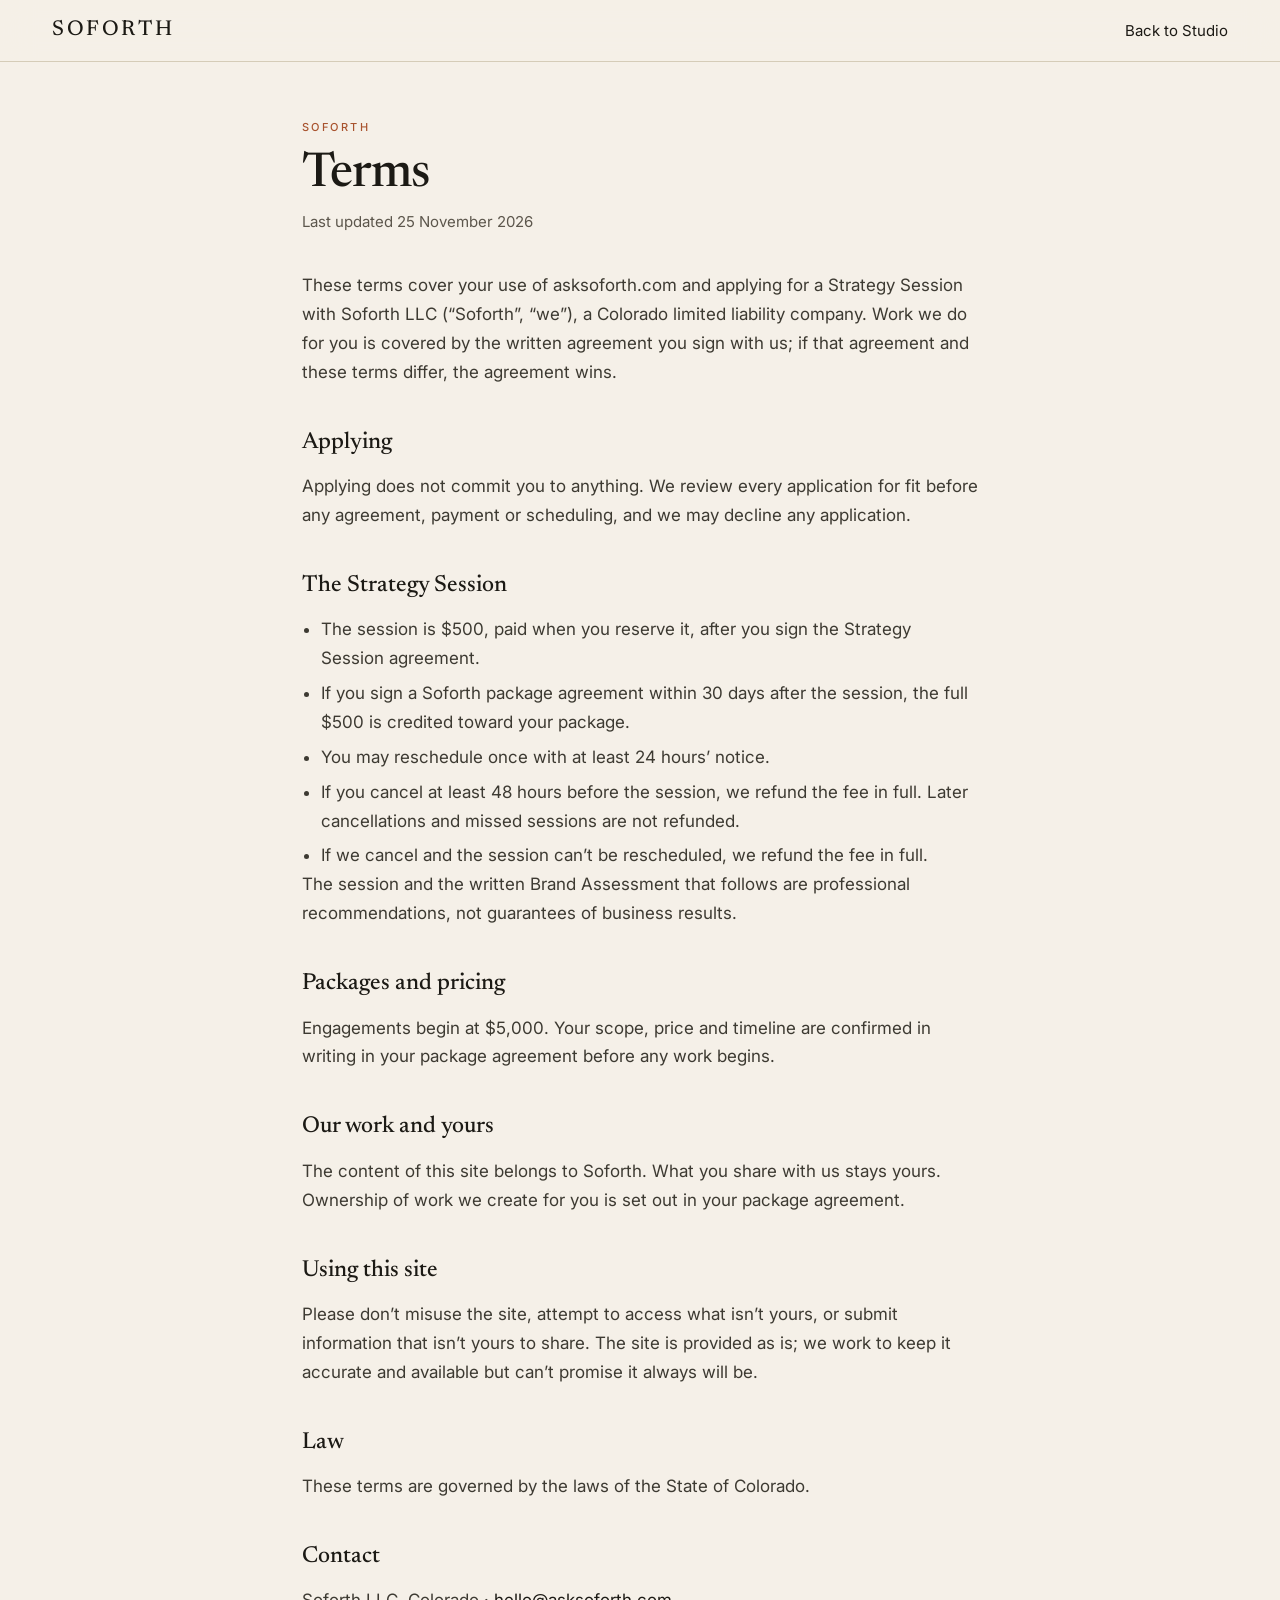
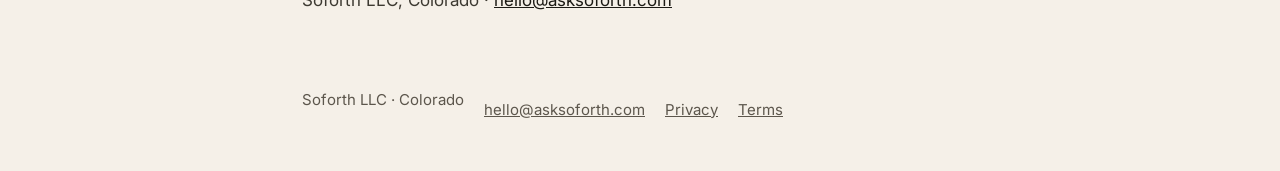
<file: terms.html>
<!DOCTYPE html>
<html lang="en">
<head>
  <meta charset="UTF-8" />
  <meta name="viewport" content="width=device-width, initial-scale=1.0" />
  <title>Soforth — Terms</title>
  <meta name="description" content="The terms for using asksoforth.com and booking a Soforth Strategy Session." />
  <link rel="canonical" href="https://asksoforth.com/terms.html" />
  <meta name="robots" content="index, follow" />
  <link rel="preconnect" href="https://fonts.googleapis.com" />
  <link rel="preconnect" href="https://fonts.gstatic.com" crossorigin />
  <link href="https://fonts.googleapis.com/css2?family=Inter:wght@400;500&amp;family=Newsreader:ital,opsz,wght@0,6..72,500;1,6..72,500&amp;display=swap" rel="stylesheet" />
  <style>
    *, *::before, *::after { box-sizing: border-box; margin: 0; padding: 0; }
    body { background: #f5f0e8; color: #1c1a15; font-family: Inter, Helvetica, Arial, sans-serif; font-size: 17px; line-height: 1.7; -webkit-font-smoothing: antialiased; }
    nav { position: sticky; top: 0; z-index: 30; display: flex; align-items: center; justify-content: space-between; padding: 0 clamp(20px, 5vw, 52px); height: 62px; background: rgba(245,240,232,0.96); border-bottom: 1px solid #d5ccb8; backdrop-filter: blur(16px); }
    .nav-logo { font-family: Newsreader, Georgia, serif; font-size: 1.35rem; font-weight: 500; letter-spacing: 0.12em; text-transform: uppercase; color: #1c1a15; text-decoration: none; }
    .nav-back { display: inline-flex; align-items: center; min-height: 44px; font-size: 15px; color: #1c1a15; text-decoration: none; }
    main { width: min(720px, 100%); margin: 0 auto; padding: 56px 22px 72px; }
    .eyebrow { font-size: 11px; font-weight: 500; letter-spacing: 0.22em; text-transform: uppercase; color: #a8532e; }
    h1 { font-family: Newsreader, Georgia, serif; font-weight: 500; font-size: clamp(2.2rem, 5vw, 3rem); line-height: 1.1; letter-spacing: -0.02em; margin: 12px 0 8px; }
    .updated { color: #5c564c; font-size: 15px; margin-bottom: 36px; }
    h2 { font-family: Newsreader, Georgia, serif; font-weight: 500; font-size: 1.45rem; margin: 36px 0 10px; }
    p, li { color: #3d3a32; }
    p + p { margin-top: 12px; }
    ul { padding-left: 1.2rem; margin-top: 10px; }
    li + li { margin-top: 6px; }
    a { color: #1c1a15; }
    a:focus-visible { outline: 2px solid #a8532e; outline-offset: 3px; }
    footer { width: min(720px, 100%); margin: 0 auto; padding: 0 22px 40px; display: flex; flex-wrap: wrap; gap: 4px 20px; font-size: 15px; color: #5c564c; }
    footer a { display: inline-flex; align-items: center; min-height: 44px; color: #5c564c; }
  </style>
</head>
<body>
  <nav>
    <a class="nav-logo" href="/studio/">SOFORTH</a>
    <a class="nav-back" href="/studio/">Back to Studio</a>
  </nav>
  <main>
    <p class="eyebrow">Soforth</p>
    <h1>Terms</h1>
    <p class="updated">Last updated 25 November 2026</p>

    <p>These terms cover your use of asksoforth.com and applying for a Strategy Session with Soforth LLC (“Soforth”, “we”), a Colorado limited liability company. Work we do for you is covered by the written agreement you sign with us; if that agreement and these terms differ, the agreement wins.</p>

    <h2>Applying</h2>
    <p>Applying does not commit you to anything. We review every application for fit before any agreement, payment or scheduling, and we may decline any application.</p>

    <h2>The Strategy Session</h2>
    <ul>
      <li>The session is $500, paid when you reserve it, after you sign the Strategy Session agreement.</li>
      <li>If you sign a Soforth package agreement within 30 days after the session, the full $500 is credited toward your package.</li>
      <li>You may reschedule once with at least 24 hours’ notice.</li>
      <li>If you cancel at least 48 hours before the session, we refund the fee in full. Later cancellations and missed sessions are not refunded.</li>
      <li>If we cancel and the session can’t be rescheduled, we refund the fee in full.</li>
    </ul>
    <p>The session and the written Brand Assessment that follows are professional recommendations, not guarantees of business results.</p>

    <h2>Packages and pricing</h2>
    <p>Engagements begin at $5,000. Your scope, price and timeline are confirmed in writing in your package agreement before any work begins.</p>

    <h2>Our work and yours</h2>
    <p>The content of this site belongs to Soforth. What you share with us stays yours. Ownership of work we create for you is set out in your package agreement.</p>

    <h2>Using this site</h2>
    <p>Please don’t misuse the site, attempt to access what isn’t yours, or submit information that isn’t yours to share. The site is provided as is; we work to keep it accurate and available but can’t promise it always will be.</p>

    <h2>Law</h2>
    <p>These terms are governed by the laws of the State of Colorado.</p>

    <h2>Contact</h2>
    <p>Soforth LLC, Colorado · <a href="mailto:hello@asksoforth.com">hello@asksoforth.com</a></p>
  </main>
  <footer>
    <span>Soforth LLC · Colorado</span>
    <a href="mailto:hello@asksoforth.com">hello@asksoforth.com</a>
    <a href="/privacy.html">Privacy</a>
    <a href="/terms.html">Terms</a>
  </footer>
</body>
</html>
</file>
<file: css/soforth-public.css>
/* Measured against bone #F5F0E8 and expressive orange #B65A32.
   Hue of #B65A32 is 0.0505 and saturation is 0.725.
   --orange-ink keeps that hue and saturation and lowers value
   until small text clears WCAG AA 4.5:1. #A8532E is 4.70:1.
   Bone on #B65A32 is 4.12:1, so small type on an orange field
   uses white, which is 4.67:1. Artwork stays #B65A32. */

:root {
  --bone: #f5f0e8;
  --ink: #1c1a15;
  --quiet: #5c564c;
  --on-dark: #ddd4c6;
  --line: #d5ccb8;
  --orange: #b65a32;
  --orange-ink: #a8532e;
  --on-orange: #ffffff;
}

* { box-sizing: border-box; }

@media (prefers-reduced-motion: reduce) {
  *, *::before, *::after {
    animation: none !important;
    transition: none !important;
    scroll-behavior: auto !important;
  }
}

body {
  margin: 0;
  min-height: 100vh;
  min-height: 100dvh;
  background: var(--bone);
  color: var(--ink);
  font-family: Inter, Helvetica, Arial, sans-serif;
  font-size: 16px;
  line-height: 1.5;
}

img { display: block; width: 100%; height: 100%; object-fit: cover; }
p, h1, h2, h3, h4, ul, ol, figure, figcaption { margin: 0; }
a { color: inherit; }
:focus-visible { outline: 2px solid var(--orange); outline-offset: 3px; }
.statement:focus,
.host__room:focus {
  outline: 2px solid var(--orange);
  outline-offset: 4px;
}
.entrance .statement:focus { outline-color: var(--bone); }

.banner {
  margin: 0;
  padding: 0.7rem 1.2rem;
  background: var(--ink);
  color: var(--bone);
  font-size: 13px;
  letter-spacing: 0.01em;
}

.skip {
  position: absolute;
  left: 0.6rem;
  top: -5rem;
  z-index: 3;
  display: inline-flex;
  align-items: center;
  min-height: 44px;
  padding: 0 0.9rem;
  background: var(--bone);
  color: var(--ink);
  font-size: 14px;
}
.skip:focus { top: 0.6rem; }

.u-hidden {
  position: absolute;
  width: 1px;
  height: 1px;
  padding: 0;
  margin: -1px;
  overflow: hidden;
  clip: rect(0, 0, 0, 0);
  white-space: nowrap;
  border: 0;
}

.world {
  order: 1;
  flex: 1;
  min-height: 0;
  width: min(1040px, 100%);
  margin-inline: auto;
  overflow: auto;
  background: var(--bone);
}

@media (prefers-reduced-motion: no-preference) {
  .world { scroll-behavior: smooth; }
  .is-arriving .entrance__main,
  .is-arriving .opener,
  .is-arriving .partner__open {
    animation: arrive 0.7s ease;
  }
}

@keyframes arrive {
  from { transform: translateY(12px); }
  to { transform: none; }
}

.kicker {
  font-size: 12px;
  font-weight: 500;
  letter-spacing: 0.16em;
  text-transform: uppercase;
  color: var(--quiet);
}
.kicker--on-dark { color: var(--on-dark); }
@media (max-width: 389px) {
  .kicker__line { display: block; }
}

.wordmark {
  font-family: Newsreader, Georgia, serif;
  font-weight: 500;
  font-size: 3.35rem;
  letter-spacing: -0.045em;
  line-height: 0.88;
}
.statement {
  margin-top: 0.9rem;
  font-family: Newsreader, Georgia, serif;
  font-size: 1.45rem;
  font-weight: 500;
  letter-spacing: -0.03em;
  line-height: 1.15;
}
.enter {
  display: inline-flex;
  align-items: center;
  justify-content: center;
  align-self: flex-start;
  width: 100%;
  min-height: 48px;
  margin-top: 1.25rem;
  padding: 0 1.35rem;
  background: var(--bone);
  color: var(--ink);
  font-size: 13px;
  font-weight: 500;
  letter-spacing: 0.14em;
  text-transform: uppercase;
  text-decoration: none;
}
.quiet-path { display: flex; flex-wrap: wrap; gap: 0.2rem 1.2rem; margin-top: 0.55rem; }
.quiet-path a {
  display: inline-flex;
  align-items: center;
  min-height: 44px;
  color: var(--on-dark);
  font-size: 15px;
  text-underline-offset: 0.28rem;
}
.body { margin-top: 0.75rem; max-width: 36em; color: var(--quiet); }
.body--light { color: var(--on-dark); }

.host {
  order: 2;
  flex: none;
  width: 100%;
  background: var(--bone);
  color: var(--ink);
  border-top: 1px solid var(--line);
  padding-bottom: env(safe-area-inset-bottom);
}
.host__bar {
  display: grid;
  grid-template-columns: auto minmax(0, 1fr) auto;
  grid-template-areas: "folio room book" "else else else";
  gap: 0 0.65rem;
  align-items: center;
  width: min(1040px, 100%);
  margin-inline: auto;
  padding: 0.15rem 0.85rem 0.1rem;
}
.host__folio { grid-area: folio; display: flex; flex-direction: row; align-items: center; gap: 0.4rem; }
.host__room { grid-area: room; align-self: center; }
.host__else { grid-area: else; display: flex; flex-wrap: wrap; gap: 0.1rem 0.85rem; }
.host__book { grid-area: book; }
.host__brand {
  position: absolute;
  width: 1px;
  height: 1px;
  padding: 0;
  margin: -1px;
  overflow: hidden;
  clip: rect(0, 0, 0, 0);
  white-space: nowrap;
  border: 0;
  font-size: 11px;
  font-weight: 500;
  letter-spacing: 0.18em;
  text-transform: uppercase;
}
.host__thread { display: block; width: 2.25rem; height: 2px; background: var(--line); }
.host__thread i { display: block; height: 100%; background: var(--orange); transition: width 0.55s ease; }
.host[data-step="1"] .host__thread i { width: 33%; }
.host[data-step="2"] .host__thread i { width: 66%; }
.host[data-step="3"] .host__thread i { width: 100%; }
.host__count { font-size: 12px; letter-spacing: 0.14em; color: var(--quiet); }
.host__room {
  margin: 0;
  font-family: Newsreader, Georgia, serif;
  font-size: 1.2rem;
  font-weight: 500;
  letter-spacing: -0.03em;
  line-height: 1;
  max-width: none;
}
.host__else a {
  display: inline-flex;
  align-items: center;
  min-height: 44px;
  color: var(--quiet);
  font-size: 15px;
  text-decoration: none;
}
.host__else a + a::before { content: "·"; margin-right: 0.85rem; color: var(--quiet); }
.host__book {
  display: inline-flex;
  align-items: center;
  justify-content: flex-end;
  width: auto;
  min-height: 44px;
  color: var(--ink);
  font-size: 12px;
  font-weight: 500;
  letter-spacing: 0.04em;
  text-transform: uppercase;
  text-decoration: none;
  white-space: nowrap;
  border-bottom: 1px solid var(--ink);
}
@media (max-width: 389px) {
  .host__thread { width: 1.5rem; }
  .host__room { font-size: 1.12rem; letter-spacing: -0.04em; }
  .host__book { font-size: 11px; letter-spacing: 0.02em; }
}

.entrance { background: var(--ink); color: var(--bone); }
.entrance__main { display: flex; flex-direction: column; }
.entrance__visual { order: -1; height: 220px; background: var(--orange); }
.entrance__visual img { object-position: 64% 42%; }
.entrance__copy { display: flex; flex-direction: column; padding: 1.35rem 1.2rem 0.5rem; }

.opener { background: var(--bone); color: var(--ink); }
.opener img { height: 210px; object-position: 28% center; }
.opener figcaption { padding: 1.2rem 1.15rem 1.35rem; }
.opener h1,
.opener h2,
.partner__block h2,
.close h2 {
  font-family: Newsreader, Georgia, serif;
  font-weight: 500;
  letter-spacing: -0.03em;
  line-height: 1.02;
}
.opener h1,
.opener h2 { margin-top: 0.4rem; font-size: 2.45rem; }
.opener figcaption p:last-child { margin-top: 0.7rem; max-width: 22em; color: #3c3832; }
.opener figcaption h1 + p { margin-top: 0.9rem; max-width: 34em; }

.folio {
  display: grid;
  grid-template-columns: 2.8rem minmax(0, 1fr);
  min-height: 168px;
  background: var(--bone);
  color: var(--ink);
  border-top: 1px solid var(--line);
}
.folio__spine {
  display: flex;
  align-items: center;
  justify-content: center;
  background: var(--orange);
  color: var(--on-orange);
}
.folio__spine p {
  margin: 0;
  writing-mode: vertical-rl;
  transform: rotate(180deg);
  font-family: Newsreader, Georgia, serif;
  font-size: 0.78rem;
  letter-spacing: 0.18em;
}
.folio__page { overflow: hidden; padding: 1.15rem 0 1.05rem 0.9rem; }
.folio__word { margin-top: 0.55rem; font-size: 3.15rem; line-height: 0.82; letter-spacing: -0.055em; white-space: nowrap; }
.folio__line { margin-top: 0.45rem; color: var(--quiet); }

.screen-moment { position: relative; height: 280px; background: var(--ink); color: var(--bone); }
.screen-moment img { object-position: center 62%; }
.screen-moment__copy { position: absolute; left: 1.15rem; right: 1.15rem; top: 1.15rem; max-width: 18rem; }
.screen-moment__line {
  margin-top: 0.45rem;
  font-family: Newsreader, Georgia, serif;
  font-weight: 500;
  font-size: 1.55rem;
  letter-spacing: -0.03em;
  line-height: 1.12;
  max-width: 16em;
}

.expression { background: var(--bone); color: var(--ink); }
.expression figure { height: 168px; background: var(--bone); }
.expression img { object-position: center 36%; }
.expression__copy { padding: 1.2rem 1.15rem 1.5rem; }
.expression__line {
  margin-top: 0.3rem;
  font-family: Newsreader, Georgia, serif;
  font-style: italic;
  font-weight: 500;
  font-size: 1.95rem;
  letter-spacing: -0.03em;
  line-height: 1.08;
}
.note { padding: 0.2rem 1.15rem 1.3rem; color: var(--quiet); font-size: 14px; }
.contact { padding: 0.2rem 1.2rem 1.6rem; }
.contact a {
  display: inline-flex;
  align-items: center;
  min-height: 44px;
  color: var(--ink);
  font-size: 15px;
  text-decoration: underline;
  text-underline-offset: 0.22em;
}

.partner { background: var(--bone); }
.partner__block,
.partner__paths,
.partner__experience { padding: 1.35rem 1.2rem 0.2rem; }
.partner__block h2,
.partner h3 { margin-top: 0.45rem; font-size: 2.05rem; max-width: 14em; }
.makes__lead {
  margin: 0.7rem 0 0;
  max-width: 28em;
  color: var(--ink);
  font-size: 1.0625rem;
  line-height: 1.45;
}
.makes { list-style: none; padding: 0; margin-top: 0.85rem; }
.makes li { margin-top: 0.85rem; color: var(--quiet); }
.makes strong {
  display: block;
  color: var(--ink);
  font-family: Newsreader, Georgia, serif;
  font-weight: 500;
  font-size: 1.45rem;
}
.ways { list-style: none; padding: 0.35rem 0 0; }
.ways__lead { margin-top: 0.4rem; color: var(--quiet); }
.ways__item {
  display: grid;
  grid-template-columns: 2.4rem minmax(0, 1fr);
  gap: 0.35rem 0.7rem;
  padding: 1.05rem 0 1.1rem;
  border-top: 1px solid var(--line);
}
.ways__item--2 { margin-left: 0.7rem; }
.ways__item--3 { margin-left: 1.4rem; }
.ways__index {
  color: var(--orange-ink);
  font-family: Newsreader, Georgia, serif;
  font-size: 1.15rem;
  padding-top: 0.15rem;
}
.ways h3 {
  font-family: Newsreader, Georgia, serif;
  font-weight: 500;
  font-size: 1.85rem;
  letter-spacing: -0.03em;
}
.ways h3::before {
  content: "";
  display: block;
  height: 2px;
  margin-bottom: 0.55rem;
  background: var(--orange);
}
.ways__item--1 h3::before { width: 1.6rem; }
.ways__item--2 h3::before { width: 3.4rem; }
.ways__item--3 h3::before { width: 6.2rem; }
.epithet {
  margin-top: 0.15rem;
  color: var(--orange-ink);
  font-family: Newsreader, Georgia, serif;
  font-style: italic;
  font-size: 1.2rem;
}
.benefit { margin-top: 0.35rem; max-width: 38em; }
.ways ul { list-style: none; padding: 0.5rem 0 0; }
.ways li li { margin-top: 0.4rem; color: var(--quiet); }
.aside { margin: 1.15rem 0 0.4rem; max-width: 38em; color: var(--quiet); font-size: 15px; }
.steps { list-style: none; padding: 0.55rem 0 0.4rem; }
.steps li {
  display: grid;
  grid-template-columns: 2.4rem minmax(0, 1fr);
  gap: 0.25rem 0.75rem;
  align-items: baseline;
  padding: 0.72rem 0;
  border-top: 1px solid var(--line);
}
.steps span { color: var(--orange-ink); font-family: Newsreader, Georgia, serif; font-size: 1.15rem; }
.steps strong { font-family: Newsreader, Georgia, serif; font-weight: 500; font-size: 1.25rem; }
.steps em { grid-column: 2; font-style: normal; color: var(--quiet); }
.close { padding: 1.5rem 1.2rem 1.7rem; background: var(--ink); color: var(--bone); }
.close h2 { margin-top: 0.4rem; font-size: 2.2rem; max-width: 12em; }
.dest { margin-top: 0.75rem; color: var(--on-dark); font-size: 14px; }

@media (min-width: 720px) {
  .wordmark { font-size: 4.4rem; }
  .statement { font-size: 1.7rem; }
  .enter { width: auto; min-width: 16rem; }
  .entrance__main { display: grid; grid-template-columns: 1.05fr 0.95fr; min-height: 520px; }
  .entrance__visual { order: 0; height: auto; min-height: 520px; }
  .entrance__visual img { object-position: 68% center; }
  .entrance__copy { justify-content: center; padding: 2.6rem 2.2rem; }
  .opener { display: grid; }
  .opener img { height: 280px; min-height: 0; object-position: left center; }
  .folio { grid-template-columns: 3.4rem minmax(0, 1fr); min-height: 210px; }
  .folio__spine p { font-size: 0.9rem; letter-spacing: 0.24em; }
  .folio__page { padding: 1.7rem 0 1.35rem 1.4rem; }
  .folio__word { margin-top: 0.7rem; font-size: 6.4rem; }
  .screen-moment { height: 300px; }
  .screen-moment__copy { left: 2rem; top: 1.6rem; max-width: 22rem; }
  .screen-moment__line { font-size: 2rem; }
  .expression { display: grid; grid-template-columns: 0.92fr 1.08fr; align-items: center; }
  .expression figure { height: 240px; min-height: 0; }
  .expression__copy { display: flex; flex-direction: column; justify-content: flex-end; padding: 2rem 1.8rem 2.2rem 1.5rem; }
  .expression__line { font-size: 2.05rem; }
  .partner__open { display: grid; grid-template-columns: 1.05fr 0.95fr; gap: 2rem; padding: 2.2rem 2rem 0.4rem; }
  .partner__block { padding: 0; }
  .partner__block h2 { font-size: 2.4rem; }
  .partner__paths,
  .partner__experience { padding-left: 2rem; padding-right: 2rem; }
  .ways__item--2 { margin-left: 1.6rem; }
  .ways__item--3 { margin-left: 3.2rem; }
  .ways h3 { font-size: 2.05rem; }
  .close { display: grid; grid-template-columns: 1.05fr 0.95fr; gap: 2rem; align-items: end; padding: 2.4rem 2rem; }
  .close h2 { font-size: 2.8rem; }
}

@media (min-width: 760px) {
  .host__bar {
    grid-template-columns: 7.2rem minmax(0, 1fr) auto;
    grid-template-areas: "folio room book" "folio else book";
    column-gap: 1.15rem;
    row-gap: 0.1rem;
    min-height: 78px;
    padding: 0.5rem 1.15rem 0.55rem;
  }
  .host__brand {
    position: static;
    width: auto;
    height: auto;
    margin: 0;
    overflow: visible;
    clip: auto;
    white-space: normal;
  }
  .host__folio { flex-direction: column; align-items: flex-start; gap: 0.28rem; }
  .host__thread { width: 4.6rem; margin-left: 0; }
  .host__room { font-size: 1.55rem; }
  .host__book {
    justify-content: flex-start;
    width: auto;
    min-height: 48px;
    font-size: 13px;
    letter-spacing: 0.08em;
    border-bottom: 1px solid var(--ink);
  }
}

@media (min-width: 1040px) {
  .wordmark { font-size: 5rem; }
  .statement { margin-top: 1.15rem; font-size: 1.85rem; }
  .entrance__main { min-height: 560px; grid-template-columns: 1.08fr 0.92fr; }
  .entrance__visual { min-height: 560px; }
  .entrance__copy { padding: 3.2rem 2.6rem; }
  .opener {
    display: grid;
    grid-template-columns: 1.12fr 0.88fr;
    height: auto;
    align-items: stretch;
  }
  .opener img { height: 100%; min-height: 380px; object-position: 30% center; }
  .opener figcaption {
    position: static;
    width: auto;
    display: flex;
    flex-direction: column;
    justify-content: flex-end;
    padding: 2.2rem 2rem 2.4rem 1.7rem;
  }
  .opener h1,
  .opener h2 { font-size: 2.45rem; line-height: 1.08; }
  .folio { grid-template-columns: 4.25rem minmax(0, 1fr); min-height: 250px; }
  .folio__spine p { font-size: 0.95rem; letter-spacing: 0.28em; }
  .folio__page { padding: 1.85rem 0 1.55rem 1.6rem; }
  .folio__word { margin-top: 1.15rem; font-size: 10.5rem; line-height: 0.8; }
  .folio__line { margin-top: 0.35rem; }
  .screen-moment { height: 320px; }
  .screen-moment__copy { left: 2.2rem; right: 2.2rem; top: 2.1rem; max-width: 22rem; }
  .screen-moment__line { font-size: 2.15rem; }
  .expression { min-height: 0; align-items: center; }
  .expression figure { height: 260px; min-height: 0; }
  .expression__copy { padding: 2rem 2rem 2.3rem 1.7rem; }
  .expression__line { font-size: 2.7rem; }
  .note { padding: 0.85rem 1.5rem 1.1rem; }
  .partner__open { padding: 2.4rem 2rem 2rem; }
  .partner__block h2 { font-size: 2.5rem; }
  .partner__paths { padding: 0.4rem 2rem 1.2rem; }
  .ways__item { grid-template-columns: 3.2rem minmax(0, 1fr); gap: 0.35rem 0.8rem; padding: 1.15rem 0 1.2rem; }
  .ways__item--2 { margin-left: 2.4rem; }
  .ways__item--3 { margin-left: 4.8rem; }
  .ways__index { font-size: 1.2rem; }
  .ways h3 { font-size: 2.15rem; }
  .partner__experience { padding: 0.2rem 2rem 1.6rem; }
  .steps li { grid-template-columns: 2.6rem 11rem minmax(0, 1fr); gap: 0.8rem; }
  .steps em { grid-column: auto; }
  .close { padding: 2.6rem 2rem; }
  .close h2 { font-size: 3rem; }
}

@media (prefers-reduced-motion: no-preference) {
  html:has(body.page-studio) { scroll-behavior: smooth; }
}

.page-entrance { background: var(--ink); color: var(--bone); }
.page-entrance .entrance,
.page-entrance .entrance__main { min-height: 100vh; min-height: 100dvh; }
.page-entrance .entrance__copy { flex: 1; justify-content: flex-end; padding-bottom: 1.6rem; }

.page-studio { background: var(--bone); }
.site-head {
  position: sticky;
  top: 0;
  z-index: 2;
  background: var(--bone);
  border-bottom: 1px solid var(--line);
}
.site-head__inner {
  display: flex;
  flex-wrap: nowrap;
  align-items: center;
  justify-content: space-between;
  gap: 0.75rem;
  width: min(1040px, 100%);
  margin-inline: auto;
  padding: 0.2rem 1rem;
}
.site-head__mark {
  display: inline-flex;
  align-items: center;
  min-height: 44px;
  font-family: Newsreader, Georgia, serif;
  font-weight: 500;
  font-size: 1.35rem;
  letter-spacing: 0.12em;
  text-decoration: none;
}
.site-nav {
  display: flex;
  flex: 0 0 auto;
  flex-wrap: nowrap;
  align-items: center;
  gap: 0.15rem 0.85rem;
}
.site-nav a {
  display: inline-flex;
  align-items: center;
  min-height: 44px;
  color: var(--ink);
  font-size: 15px;
  text-decoration: none;
  white-space: nowrap;
}
.site-nav a.site-nav__talk {
  min-height: 44px;
  padding: 0 0.85rem;
  border: 1px solid var(--ink);
  font-size: 12px;
  font-weight: 500;
  letter-spacing: 0.08em;
  text-transform: uppercase;
}
.site-nav a.site-nav__talk:hover {
  background: var(--ink);
  color: var(--bone);
}
.site-foot {
  width: min(1040px, 100%);
  margin-inline: auto;
  padding: 0.35rem 1.15rem 1.1rem;
}
.site-foot a {
  display: inline-flex;
  align-items: center;
  min-height: 44px;
  color: var(--quiet);
  font-size: 15px;
  text-decoration: none;
}
.page-studio .close {
  display: flex;
  flex-direction: column;
  align-items: flex-start;
  gap: 0;
  padding: 2rem 1.2rem 1.5rem;
}
.page-studio .close h2 {
  color: var(--bone);
  max-width: 11em;
}
.page-studio .close .body { margin-top: 0.85rem; max-width: 34em; }
.close__book {
  display: inline-flex;
  align-items: center;
  justify-content: center;
  min-height: 48px;
  margin-top: 1.35rem;
  padding: 0 1.25rem;
  background: var(--orange);
  color: var(--on-orange);
  font-size: 15px;
  font-weight: 500;
  letter-spacing: 0.08em;
  text-transform: uppercase;
  text-decoration: none;
}
.close__book:hover { background: var(--orange-ink); }
.close__book:focus-visible { outline-color: var(--bone); }
.page-studio .close { border-top: 3px solid var(--orange); }
.close__mail { margin: 0.35rem 0 0; }
.close__mail a {
  display: inline-flex;
  align-items: center;
  min-height: 44px;
  color: var(--bone);
  font-size: 15px;
  text-decoration: underline;
  text-underline-offset: 0.22em;
}
@media (max-width: 389px) {
  .site-head__mark { font-size: 1.15rem; letter-spacing: 0.08em; }
  .site-nav { gap: 0.35rem; }
  .site-nav a.site-nav__talk { padding: 0 0.65rem; letter-spacing: 0.05em; }
}
.site-main {
  width: min(1040px, 100%);
  margin-inline: auto;
}
.page-studio .site-main { width: 100%; max-width: none; }
.page-studio #story { width: min(1040px, 100%); margin-inline: auto; }
.page-studio #story,
.page-studio #services,
.page-studio #contact { scroll-margin-top: 6.5rem; }

@media (min-width: 720px) {
  .page-entrance .entrance__copy { justify-content: center; padding-bottom: 2.2rem; }
}

.page-entrance .statement {
  margin-top: 0.85rem;
  max-width: 18em;
  font-family: Inter, Helvetica, Arial, sans-serif;
  font-size: 0.8125rem;
  font-weight: 400;
  letter-spacing: 0.11em;
  line-height: 1.55;
  text-wrap: balance;
}
.page-entrance .enter { margin-top: 1.45rem; }
.page-studio .folio { grid-template-columns: minmax(0, 1fr); min-height: 0; }
.page-studio .folio__page {
  min-height: 0;
  border-left: 0.4rem solid var(--orange);
  padding: 0.7rem 0 0.55rem 0.85rem;
}
.page-studio .folio__word {
  margin-top: 0;
  font-size: clamp(2.15rem, 5.2vw, 3.35rem);
  line-height: 0.9;
  letter-spacing: -0.045em;
}
.page-studio .screen-moment { height: 168px; }
.page-studio .screen-moment img { object-fit: cover; object-position: center 46%; }
.page-studio .expression figure { height: 240px; }
.page-studio .expression img { object-fit: cover; object-position: center 78%; }
.page-studio .opener .lede {
  margin-top: 0.95rem;
  max-width: 36em;
  font-family: Inter, Helvetica, Arial, sans-serif;
  font-size: 1.0625rem;
  font-weight: 400;
  line-height: 1.55;
  color: #3c3832;
}
.page-studio .opener figcaption .credo {
  margin-top: 1.15rem;
  padding-top: 0.75rem;
  border-top: 1px solid var(--line);
  max-width: 16em;
  font-family: Newsreader, Georgia, serif;
  font-style: italic;
  font-weight: 500;
  font-size: 1.2rem;
  line-height: 1.35;
  color: var(--ink);
}
.page-studio .ways__item,
.page-studio .ways__item--2,
.page-studio .ways__item--3 { margin-left: 0; }
.page-studio .ways { display: grid; }
.page-studio .ways h3::before { width: 1.6rem; }
.page-studio .aside {
  margin: 1.85rem 0 0.35rem;
  padding-top: 0.95rem;
  border-top: 1px solid rgba(28, 26, 21, 0.2);
  max-width: none;
  font-family: Newsreader, Georgia, serif;
  font-style: italic;
  font-weight: 500;
  font-size: 0.95rem;
  line-height: 1.45;
  color: var(--quiet);
}
.practice {
  display: block;
  padding: 3.2rem max(1.15rem, calc((100% - 1040px) / 2)) 2.6rem;
  border-top: 1px solid var(--line);
  background: var(--bone);
}
.practice .kicker { color: var(--orange-ink); }
.practice h2 {
  margin-top: 0.65rem;
  max-width: 12em;
  font-family: Newsreader, Georgia, serif;
  font-weight: 500;
  font-size: clamp(2.75rem, 5.6vw, 5.05rem);
  letter-spacing: -0.035em;
  line-height: 0.92;
}
.practice h2::before { content: none; }
.practice__rule {
  width: 4.75rem;
  height: 2px;
  margin: 1.15rem 0 0;
  border: 0;
  background: var(--orange);
}
.practice__note {
  margin-top: 0.95rem;
  max-width: 28em;
  color: #3c3832;
  font-size: 1.0625rem;
  line-height: 1.5;
}
.page-studio .partner { background: transparent; }
.page-studio .partner__warm {
  width: min(1040px, 100%);
  margin-inline: auto;
  background: #efe6d8;
}
.page-studio .partner__paths,
.page-studio .process {
  padding-left: 1.15rem;
  padding-right: 1.15rem;
}
.page-studio .partner__paths { padding-top: 2.4rem; }
.page-studio #services-title { margin-bottom: 1.15rem; }
.page-studio .makes {
  display: grid;
  gap: 0;
  margin-top: 2rem;
}
.page-studio .makes li {
  margin-top: 0;
  padding: 0.85rem 0 0.95rem;
  border-top: 1px solid var(--orange);
  color: var(--quiet);
  font-size: 0.98rem;
  line-height: 1.45;
}
.page-studio .makes strong {
  margin-bottom: 0.2rem;
  font-size: clamp(1.7rem, 3vw, 2.15rem);
  letter-spacing: -0.03em;
}
.page-studio .process {
  margin-top: 0;
  padding-top: 2.1rem;
  padding-bottom: 2.4rem;
  border-top: 1px solid rgba(28, 26, 21, 0.14);
}
.page-studio #services-title,
.page-studio .process .kicker { color: var(--orange-ink); }
.page-studio .process .kicker { margin-top: 0.2rem; }
.page-studio .process .steps li { border-top-color: var(--orange); }
.page-studio #practice,
.page-studio #see-it,
.page-studio #services,
.page-studio #contact { scroll-margin-top: 5.5rem; }
.entrance__visual,
.opener,
.expression figure,
.screen-moment { overflow: hidden; }
.is-waiting { opacity: 0; transform: translateY(22px); }
.is-waiting.is-in {
  opacity: 1;
  transform: none;
  transition: opacity 0.9s ease, transform 0.9s ease;
  transition-delay: var(--reveal-delay, 0ms);
}
.is-waiting[data-reveal="media"] { opacity: 1; transform: none; }
.is-waiting[data-reveal="media"] img { transform: translateY(18px) scale(1.06); }
.is-waiting[data-reveal="media"].is-in img {
  transform: none;
  transition: transform 1.2s ease;
  transition-delay: var(--reveal-delay, 0ms);
}
@media (min-width: 720px) {
  .page-entrance .statement { letter-spacing: 0.14em; max-width: none; }
  .page-studio .screen-moment { height: 220px; }
  .page-studio .expression figure { height: 320px; }
  .page-studio .folio__page { padding-left: 1.15rem; }
  .practice { padding-top: 3.8rem; padding-bottom: 3rem; }
}
@media (min-width: 768px) {
  .page-studio .ways {
    grid-template-columns: repeat(3, minmax(0, 1fr));
    gap: 0 1rem;
    align-items: start;
  }
  .page-studio .ways__item {
    display: block;
    margin-left: 0;
    border-top: 2px solid var(--orange);
    padding: 0.8rem 0 0;
  }
  .page-studio .ways__item + .ways__item {
    box-shadow: inset 1px 0 0 rgba(28, 26, 21, 0.14);
    padding-left: 0.85rem;
  }
  .page-studio .ways__index { display: block; margin-bottom: 0.3rem; }
  .page-studio .ways h3 { font-size: 1.5rem; }
  .page-studio .epithet { font-size: 1.02rem; }
  .page-studio .benefit,
  .page-studio .ways li li {
    font-size: 0.92rem;
    line-height: 1.45;
  }
}
@media (min-width: 1024px) {
  .page-entrance .statement {
    font-size: 0.8rem;
    letter-spacing: 0.18em;
    white-space: nowrap;
  }
  .page-studio .screen-moment { height: 260px; }
  .page-studio .expression figure { height: 380px; }
  .page-studio .ways { gap: 0 1.75rem; }
  .page-studio .ways__item + .ways__item { padding-left: 1.5rem; }
  .page-studio .ways h3 { font-size: 1.85rem; }
  .page-studio .epithet { font-size: 1.2rem; }
  .page-studio .benefit,
  .page-studio .ways li li { font-size: 1rem; }
  .page-studio .ways__item {
    display: block;
    border-top: 2px solid var(--orange);
    padding-top: 0.9rem;
  }
  .page-studio .ways__item + .ways__item {
    box-shadow: inset 1px 0 0 rgba(28, 26, 21, 0.14);
    padding-left: 1.5rem;
  }
  .page-studio .ways__index { display: block; margin-bottom: 0.35rem; }
  .page-studio .process .steps {
    display: grid;
    grid-template-columns: repeat(4, minmax(0, 1fr));
    gap: 1.15rem;
  }
  .page-studio .process .steps li {
    display: block;
    border-top: 2px solid var(--orange);
    padding: 0.75rem 0 0;
  }
  .page-studio .process .steps span,
  .page-studio .process .steps strong,
  .page-studio .process .steps em { display: block; }
  .page-studio .process .steps strong { margin-top: 0.2rem; }
  .page-studio .process .steps em { margin-top: 0.4rem; }
}
@media (prefers-reduced-motion: no-preference) {
  .entrance__visual img { animation: settle 1.2s ease both; }
  .close__book,
  .site-nav a.site-nav__talk { transition: background-color 0.2s ease, color 0.2s ease; }
}
@keyframes settle {
  from { transform: scale(1.03); }
  to { transform: scale(1); }
}
@media (prefers-reduced-motion: reduce) {
  .is-waiting,
  .is-waiting img { opacity: 1 !important; transform: none !important; }
}
.page-studio .close {
  padding-left: 1.15rem;
  padding-right: 1.15rem;
}
@media print {
  .is-waiting,
  .is-waiting.is-in,
  .is-waiting img {
    opacity: 1 !important;
    transform: none !important;
    animation: none !important;
    transition: none !important;
  }
  .site-head { position: static !important; }
}

/* ------------------------------------------------------------------
   Entrance → Studio: the Entrance dissolves into the Studio
   (cross-page view transitions). The wordmark and the hero image
   carry across; everything else dissolves. 19 Nov 2026.
   25 Nov 2026: the brushstroke carries across into the Studio hero.
   ------------------------------------------------------------------ */
@view-transition { navigation: auto; }
@media (prefers-reduced-motion: reduce) {
  @view-transition { navigation: none; }
}
.page-entrance .wordmark,
.page-studio .site-head__mark { view-transition-name: sf-wordmark; }
.brushlive--entrance,
.brushlive--hero { view-transition-name: sf-brush; }

/* The brushstroke travels: the same stroke, so a plain cross-fade
   while the group moves reads as one stroke moving into place. */
::view-transition-group(sf-wordmark),
::view-transition-group(sf-brush) {
  animation-duration: 1.1s;
  animation-timing-function: cubic-bezier(0.22, 0.61, 0.16, 1);
}
::view-transition-old(sf-brush),
::view-transition-new(sf-brush) {
  height: 100%;
  object-fit: contain;
  animation-duration: 1.1s;
  animation-timing-function: cubic-bezier(0.22, 0.61, 0.16, 1);
}
::view-transition-old(root) { animation: sf-dissolve-out 0.75s ease both; }
::view-transition-new(root) { animation: sf-rise-in 0.95s 0.12s cubic-bezier(0.22, 0.61, 0.16, 1) both; }
@keyframes sf-dissolve-out {
  to { opacity: 0; filter: blur(8px); }
}
@keyframes sf-dissolve-in {
  from { opacity: 0; filter: blur(8px); }
}
@keyframes sf-rise-in {
  from { opacity: 0; transform: translateY(16px); }
}

/* Fallback where cross-page transitions aren't supported: a short fade. */
.no-xvt .page-entrance { transition: opacity 0.42s ease, filter 0.42s ease; }
.no-xvt .page-entrance.is-leaving { opacity: 0; filter: blur(6px); }
@media (prefers-reduced-motion: no-preference) {
  .no-xvt .page-studio { animation: sf-rise-in 0.7s ease both; }
}

/* The Enter link: the arrow leads the eye. */
.enter { gap: 0.7rem; }
.enter__arrow { display: inline-block; transition: transform 0.35s cubic-bezier(0.22, 0.61, 0.16, 1); }
.enter:hover .enter__arrow,
.enter:focus-visible .enter__arrow { transform: translateX(6px); }

/* ------------------------------------------------------------------
   Studio: "See it" teaching section. 19 Nov 2026.
   ------------------------------------------------------------------ */
.learn {
  padding: 3.2rem max(1.15rem, calc((100% - 1040px) / 2)) 3rem;
  border-top: 1px solid var(--line);
  background: #efe8dc;
}
.learn > .kicker { color: var(--orange-ink); }
.learn h2 {
  margin-top: 0.65rem;
  max-width: 13em;
  font-family: Newsreader, Georgia, serif;
  font-weight: 500;
  font-size: clamp(2.3rem, 4.6vw, 4.1rem);
  letter-spacing: -0.035em;
  line-height: 0.95;
}
.learn__note { margin-top: 0.95rem; max-width: 32em; color: #3c3832; font-size: 1.0625rem; }

.learn__demo {
  display: grid;
  gap: 1.6rem;
  margin-top: 2.2rem;
}
.learn__phone {
  width: min(340px, 100%);
  margin: 0 auto;
  padding: 0.55rem 0.55rem 0.9rem;
  border: 1px solid var(--line);
  border-radius: 30px;
  background: #fff;
  box-shadow: 0 18px 40px -26px rgba(28, 26, 21, 0.45);
}
.learn__phone-head {
  display: flex;
  align-items: center;
  gap: 0.5rem;
  padding: 0.5rem 0.75rem 0.6rem;
  border-bottom: 1px solid rgba(28, 26, 21, 0.06);
  font-size: 14px;
  font-weight: 500;
}
.learn__avatar {
  display: inline-flex;
  align-items: center;
  justify-content: center;
  width: 28px;
  height: 28px;
  border-radius: 50%;
  background: #eadfd2;
  font-size: 12px;
}
.learn__chan { margin-left: auto; color: var(--quiet); font-size: 12px; font-weight: 400; }
.learn__bubble {
  max-width: 84%;
  margin: 0.6rem 0.6rem 0;
  padding: 0.55rem 0.85rem;
  border-radius: 18px;
  font-size: 15px;
  line-height: 1.4;
}
.learn__bubble--them { background: #efefef; border-bottom-left-radius: 6px; }
.learn__bubble--you {
  margin-left: auto;
  background: var(--ink);
  color: var(--bone);
  border-bottom-right-radius: 6px;
}
.learn__hl {
  background-image: linear-gradient(var(--orange), var(--orange));
  background-repeat: no-repeat;
  background-position: 0 100%;
  background-size: 100% 2px;
  padding-bottom: 1px;
}
.learn__phone figcaption {
  margin: 0.85rem 0.8rem 0;
  color: var(--quiet);
  font-size: 12px;
  line-height: 1.4;
}

.learn__why ol { margin-top: 0.7rem; padding: 0; list-style: none; counter-reset: why; }
.learn__why li {
  position: relative;
  padding: 0.85rem 0 0.85rem 2.4rem;
  border-top: 1px solid var(--line);
  color: #3c3832;
  counter-increment: why;
}
.learn__why li::before {
  content: counter(why, decimal-leading-zero);
  position: absolute;
  left: 0;
  top: 0.9rem;
  color: var(--orange-ink);
  font-size: 12px;
  letter-spacing: 0.12em;
}
.learn__why strong { display: block; color: var(--ink); font-family: Newsreader, Georgia, serif; font-size: 1.3rem; font-weight: 500; }
.learn__aside { margin-top: 0.9rem; color: var(--quiet); font-size: 14px; }

/* With motion: each reason lights up its part of the reply as you scroll. */
.learn.is-live .learn__hl { background-size: 0% 2px; transition: background-size 0.6s ease; }
.learn.is-live .learn__hl.is-on { background-size: 100% 2px; }
.learn.is-live .learn__why li { opacity: 0.5; transition: opacity 0.4s ease; }
.learn.is-live .learn__why li.is-on { opacity: 1; }

.learn__path { position: relative; margin-top: 2.8rem; }
.learn__path > .kicker { color: var(--orange-ink); }
.learn__steps { display: grid; gap: 0; margin-top: 0.8rem; padding: 0; list-style: none; }
.learn__steps li { padding: 0.8rem 0; border-top: 2px solid var(--orange); }
.learn__steps span { color: var(--orange-ink); font-size: 12px; letter-spacing: 0.12em; }
.learn__steps strong { display: block; margin-top: 0.2rem; font-family: Newsreader, Georgia, serif; font-size: 1.3rem; font-weight: 500; }
.learn__steps em { display: block; margin-top: 0.3rem; color: var(--quiet); font-style: normal; font-size: 15px; }
.learn__line { display: none; }

.learn__ask {
  margin-top: 2.6rem;
  padding: 1.4rem 1.2rem;
  background: var(--ink);
  color: var(--bone);
}
.learn__ask .kicker { color: var(--on-dark); }
.learn__ask-line { margin-top: 0.5rem; max-width: 26em; font-family: Newsreader, Georgia, serif; font-size: 1.5rem; line-height: 1.2; }
.learn__chips { display: flex; flex-wrap: wrap; gap: 0.5rem; margin-top: 1rem; padding: 0; list-style: none; }
.learn__chips li { padding: 0.5rem 0.8rem; border: 1px solid rgba(245, 240, 232, 0.35); font-size: 14px; }

@media (min-width: 900px) {
  .learn { padding-top: 4rem; padding-bottom: 3.6rem; }
  .learn__demo { grid-template-columns: minmax(0, 360px) minmax(0, 1fr); gap: 3rem; align-items: start; }
  .learn__phone { margin: 0; }
  .learn__why { padding-top: 0.4rem; }
  .learn__why li { padding-top: 1.6rem; padding-bottom: 1.6rem; }
  .learn__steps { grid-template-columns: repeat(4, minmax(0, 1fr)); gap: 1.15rem; }
  .learn__steps li { border-top-color: rgba(182, 90, 50, 0.25); }
  .learn__line {
    display: block;
    position: absolute;
    left: 0;
    right: 0;
    top: 2.15rem;
    height: 2px;
    pointer-events: none;
  }
  .learn__line span { display: block; height: 100%; background: var(--orange); transform-origin: left center; }
  .learn.is-live .learn__line span { transform: scaleX(0); }
  .learn__ask { display: grid; grid-template-columns: 1fr auto; align-items: center; gap: 0.5rem 2rem; padding: 1.8rem 2rem; }
  .learn__ask .kicker { grid-column: 1 / -1; }
  .learn__chips { margin-top: 0; }
}
@media print {
  .learn .learn__why li { opacity: 1 !important; }
  .learn .learn__hl { background-size: 100% 2px !important; }
}

/* ------------------------------------------------------------------
   Studio page cohesion, 19 Nov 2026.
   One section system: every section runs full width with its content
   in the same 1040px column, separated by one hairline in alpha ink
   (blends on bone and sand alike). Backgrounds alternate bone / sand.
   ------------------------------------------------------------------ */
:root {
  --line-a: rgba(28, 26, 21, 0.12);
  --sand: #efe8dc;
  --gutter: max(1.15rem, calc((100% - 1040px) / 2));
}
.page-studio #story { border-bottom: 0; }
.page-studio .opener { border-bottom: 1px solid var(--line-a); }
.page-studio .practice,
.page-studio .learn,
.page-studio .services,
.page-studio .talk { border-top: 1px solid var(--line-a); }
.page-studio .learn { background: var(--sand); }

/* Services: no inset box; same column and rhythm as the other sections. */
.page-studio .services {
  padding: 3.2rem var(--gutter) 2.8rem;
  background: var(--bone);
}
.page-studio .services .partner__paths { padding: 0; }
.page-studio .services .aside { border-top-color: var(--line-a); }

/* Let's talk: one dark card, the same family as the Ask Soforth card. */
.page-studio .talk {
  padding: 3.2rem var(--gutter) 3.6rem;
  background: var(--sand);
}
.talk__card {
  display: grid;
  gap: 2rem;
  padding: 1.8rem 1.25rem 1.6rem;
  background: var(--ink);
  color: var(--bone);
  border-top: 3px solid var(--orange);
}
.talk__main h2 {
  margin-top: 0.55rem;
  max-width: 11em;
  color: var(--bone);
  font-family: Newsreader, Georgia, serif;
  font-weight: 500;
  font-size: clamp(2.3rem, 4.4vw, 3.6rem);
  letter-spacing: -0.035em;
  line-height: 0.98;
}
.talk__main .body { margin-top: 0.9rem; max-width: 30em; }
.talk__steps { margin-top: 0.7rem; padding: 0; list-style: none; }
.talk__steps li {
  display: grid;
  grid-template-columns: 2.2rem minmax(0, 1fr);
  gap: 0.15rem 0.6rem;
  padding: 0.8rem 0;
  border-top: 1px solid rgba(245, 240, 232, 0.16);
}
.talk__steps span { color: #e3a07c; font-size: 12px; letter-spacing: 0.12em; padding-top: 0.35rem; }
.talk__steps strong { color: var(--bone); font-family: Newsreader, Georgia, serif; font-weight: 500; font-size: 1.2rem; }
.talk__steps em {
  grid-column: 2;
  color: rgba(245, 240, 232, 0.72);
  font-style: normal;
  font-size: 14px;
  line-height: 1.5;
}
.learn__ask { border-top: 3px solid var(--orange); }

/* Concentric corners on the example phone: inner radius = outer radius − padding. */
.learn__phone { --r: 30px; --pad: 9px; border-radius: var(--r); padding: var(--pad) var(--pad) 0.9rem; }
.learn__phone-head { border-radius: calc(var(--r) - var(--pad)) calc(var(--r) - var(--pad)) 0 0; }

@media (min-width: 900px) {
  .talk__card {
    grid-template-columns: minmax(0, 1.05fr) minmax(0, 1fr);
    gap: 3.2rem;
    padding: 2.8rem 2.6rem 2.4rem;
  }
  .talk__next { padding-top: 0.2rem; }
}
/* Services: column dividers run the full height of the row. */
@media (min-width: 720px) {
  .page-studio .ways { align-items: stretch; }
  .page-studio .ways__item + .ways__item { box-shadow: inset 1px 0 0 var(--line-a); }
}
.page-studio .site-foot { padding-inline: 0; }
@media (max-width: 1072px) {
  .page-studio .site-foot { padding-inline: 1.15rem; }
}

/* ------------------------------------------------------------------
   Studio, 19 Nov (b): the hero bleeds to the edge like "See it";
   "One identity" closes the page as its mirror; dark cards soften
   to a warm espresso instead of near-black.
   ------------------------------------------------------------------ */
:root { --espresso: #2e2520; }
.page-studio #story { width: 100%; max-width: none; }
.page-studio .opener { border-bottom: 0; }
.page-studio .opener img { height: 62vw; max-height: 420px; }

/* Closing band: same treatment, image on the other side. */
.page-studio .expression--close {
  border-top: 1px solid var(--line-a);
  background: var(--bone);
}
.page-studio .expression--close figure { height: 62vw; max-height: 360px; }
.page-studio .expression--close .expression__copy { padding: 1.6rem var(--gutter) 2.2rem; }

@media (min-width: 900px) {
  .page-studio .opener,
  .page-studio .expression--close { container-type: inline-size; }
  .page-studio .opener {
    display: grid;
    grid-template-columns: minmax(0, 1.2fr) minmax(0, 1fr);
    min-height: min(76vh, 660px);
    align-items: stretch;
  }
  .page-studio .opener img { height: 100%; max-height: none; min-height: 460px; }
  .page-studio .opener figcaption {
    justify-content: center;
    padding: 3rem max(1.15rem, calc((100cqw - 1040px) / 2)) 3rem 3.2rem;
  }
  .page-studio .opener h1 { font-size: clamp(2.6rem, 3.6vw, 3.4rem); line-height: 1.02; }

  .page-studio .expression--close {
    display: grid;
    grid-template-columns: minmax(0, 1fr) minmax(0, 1.2fr);
    min-height: min(64vh, 560px);
    align-items: stretch;
  }
  .page-studio .expression--close figure { order: 2; height: auto; max-height: none; min-height: 420px; }
  .page-studio .expression--close figure { position: relative; }
  .page-studio .expression--close img {
    position: absolute;
    inset: 0;
    width: 100%;
    height: 100%;
    object-fit: cover;
    object-position: center 60%;
  }
  .page-studio .expression--close .expression__copy {
    order: 1;
    align-self: stretch;
    display: flex;
    flex-direction: column;
    justify-content: center;
    padding: 3rem 3.2rem 3rem max(1.15rem, calc((100cqw - 1040px) / 2));
  }
  .page-studio .expression--close .expression__line { font-size: clamp(2.6rem, 3.8vw, 3.6rem); }
}

/* Softer dark: warm espresso for both cards. */
.page-studio .talk__card,
.page-studio .learn__ask { background: var(--espresso); }

/* ------------------------------------------------------------------
   Studio · Inside your workspace (one slide at a time)
   ------------------------------------------------------------------ */
.tour { margin-top: 2.2rem; }
.tour__head { display: flex; align-items: center; justify-content: space-between; gap: 1rem; }
.tour__head .kicker { color: var(--orange-ink); }
.tour__nav { display: flex; align-items: center; gap: 0.5rem; }
.tour__count { margin-right: 0.4rem; color: var(--quiet); font-size: 13px; font-variant-numeric: tabular-nums; }
.tour__btn {
  width: 44px; height: 44px; border: 1px solid var(--line-a); background: var(--bone); color: var(--ink);
  font-size: 18px; cursor: pointer; transition: border-color 0.2s ease, opacity 0.2s ease;
}
.tour__btn:hover:not(:disabled) { border-color: var(--orange); }
.tour__btn:disabled { opacity: 0.35; cursor: default; }
.tour__track {
  display: flex; margin: 1rem 0 0; padding: 0; list-style: none;
  overflow-x: auto; scroll-snap-type: x mandatory; scrollbar-width: none; overscroll-behavior-x: contain;
}
.tour__track::-webkit-scrollbar { display: none; }
.tour__track:focus-visible { outline: 2px solid var(--orange); outline-offset: 4px; }
.tour__slide {
  flex: 0 0 100%; scroll-snap-align: start; scroll-snap-stop: always;
  display: grid; gap: 1.6rem; align-content: start; padding: 0.4rem 14px 2rem;
  overflow: hidden; /* keeps the next slide's card shadow out of view */
}
.tour__slide > * { min-width: 0; }
.tour__text h3 { margin: 0; font-family: Newsreader, Georgia, serif; font-weight: 500; font-size: clamp(1.7rem, 3vw, 2.4rem); letter-spacing: -0.02em; line-height: 1.05; }
.tour__lede { margin: 0.6rem 0 0; max-width: 30em; color: #3c3832; font-size: 1.0625rem; }
.tour__why, .tour__points { margin: 1.1rem 0 0; padding: 0; list-style: none; }
.tour__why li, .tour__points li { padding: 0.75rem 0; border-top: 1px solid var(--line-a); color: var(--quiet); font-size: 15px; line-height: 1.5; }
.tour__why strong { display: block; color: var(--ink); font-family: Newsreader, Georgia, serif; font-weight: 500; font-size: 1.2rem; }
.tour__dots { display: flex; justify-content: center; gap: 0.45rem; margin-top: 1.2rem; }
.tour__dot { width: 8px; height: 8px; padding: 0; border: 0; border-radius: 50%; background: rgba(28, 26, 21, 0.2); cursor: pointer; }
.tour__dot.is-on { background: var(--orange); }
@media (min-width: 900px) {
  .tour__slide { grid-template-columns: minmax(0, 380px) minmax(0, 1fr); gap: 3rem; align-items: center; }
}

/* The preview card each slide shows (same family as the DM phone). */
.tour__mock {
  margin: 0; padding: 1.1rem; background: #fff; border: 1px solid var(--line-a);
  border-radius: 22px; box-shadow: 0 18px 40px -28px rgba(28, 26, 21, 0.45);
  font-size: 14px; color: var(--ink);
}
.tour__mock.learn__phone { padding: 9px 9px 0.9rem; border-radius: 30px; }
.tm-label { margin: 0 0 0.8rem; font-size: 11px; font-weight: 600; letter-spacing: 0.18em; text-transform: uppercase; color: var(--orange-ink); }
.tm-q { margin: 0 0 0.7rem 2.2rem; padding: 0.7rem 0.9rem; border-radius: 16px 16px 4px 16px; background: #efefef; }
.tm-a { padding: 0.8rem 0.9rem; border-left: 3px solid var(--orange); background: #faf7f2; }
.tm-a p { margin: 0; line-height: 1.5; }
.tm-a .tm-note { margin-top: 0.5rem; color: var(--quiet); font-size: 12.5px; }
.tm-chips { display: flex; flex-wrap: wrap; gap: 0.35rem; margin-top: 0.9rem; }
.tm-chips span { padding: 0.35rem 0.6rem; border: 1px solid var(--line-a); font-size: 12px; }
.tm-grid { display: grid; grid-template-columns: repeat(5, minmax(0, 1fr)); gap: 6px; }
.tm-grid span { font-size: 11px; color: var(--quiet); text-align: center; }
.tm-grid i { display: grid; place-items: end start; aspect-ratio: 1; padding: 4px; border: 1px solid var(--line-a); background: #faf7f2; font-style: normal; }
.tm-grid i.on { background: #f3e3d8; border-color: #e8cbb8; }
.tm-grid i.today { background: var(--orange); border-color: var(--orange); }
.tm-grid i b { overflow: hidden; max-width: 100%; text-overflow: ellipsis; font-size: 9px; font-weight: 600; color: #8a3f1f; line-height: 1.1; white-space: nowrap; }
.tm-grid i.today b { color: #fff; }
.tm-art { display: flex; flex-direction: column; justify-content: space-between; aspect-ratio: 4 / 3.4; padding: 1rem; background: #2e2520; color: var(--bone); border-radius: 10px; }
.tm-art b { font-family: Newsreader, Georgia, serif; font-weight: 500; font-size: 1.45rem; line-height: 1.1; }
.tm-art span { font-size: 10px; letter-spacing: 0.24em; opacity: 0.7; }
.tm-plats { display: flex; gap: 0.3rem; margin-bottom: 0.7rem; }
.tm-plats span { padding: 0.3rem 0.55rem; border: 1px solid var(--line-a); font-size: 11px; color: var(--quiet); }
.tm-plats span.on { background: var(--ink); border-color: var(--ink); color: var(--bone); }
.tm-frames { display: grid; grid-template-columns: 1.6fr 1fr; gap: 0.5rem; align-items: end; }
.tm-frames .tm-art { aspect-ratio: 4 / 5; }
.tm-frames .tm-art b { font-size: 1.15rem; }
.tm-frames .tm-art--tall { aspect-ratio: 9 / 16; background: #b65a32; }
.tm-frames .tm-art--tall b { font-size: 0.95rem; }
.tm-cap { margin: 0.8rem 0 0; color: var(--quiet); font-size: 13px; line-height: 1.5; }
.tm-actions { display: flex; gap: 0.35rem; margin-top: 0.8rem; }
.tm-actions span { flex: 1; padding: 0.5rem 0; border: 1px solid var(--line-a); text-align: center; font-size: 12px; }
.tm-actions span:first-child { background: var(--ink); color: var(--bone); border-color: var(--ink); }
.tour__mock--path ol { margin: 0; padding: 0; list-style: none; }
.tour__mock--path li { display: grid; grid-template-columns: 2rem 1fr; gap: 0 0.4rem; padding: 0.6rem 0; border-top: 2px solid var(--orange); }
.tour__mock--path b { grid-row: span 2; color: var(--orange-ink); font-size: 12px; font-weight: 500; }
.tour__mock--path span { font-family: Newsreader, Georgia, serif; font-size: 1.1rem; }
.tour__mock--path em { color: var(--quiet); font-style: normal; font-size: 13px; }
.tm-sw { display: grid; grid-template-columns: repeat(4, 1fr); gap: 6px; }
.tm-sw i { aspect-ratio: 1; border-radius: 6px; }
.tm-aa { margin: 0.6rem 0 0.4rem; font-family: Newsreader, Georgia, serif; font-size: 3rem; line-height: 1; }
.tm-voice { margin: 0; padding: 0.5rem 0; border-top: 1px solid var(--line-a); font-size: 13px; }
.tm-voice b { display: inline-block; min-width: 5.5rem; color: var(--quiet); font-weight: 500; }
.tm-b { max-width: 82%; margin: 0 0 0.6rem; padding: 0.65rem 0.85rem; border-radius: 16px 16px 16px 4px; background: #efefef; line-height: 1.45; }
.tm-b--you { margin-left: auto; border-radius: 16px 16px 4px 16px; background: var(--ink); color: var(--bone); }
.tm-call { margin: 0.9rem 0 0; padding: 0.7rem 0.85rem; border: 1px solid var(--line-a); border-left: 3px solid var(--orange); font-size: 13px; }
.tm-call b { display: block; font-weight: 600; }

/* ------------------------------------------------------------------
   Studio · Pulse
   ------------------------------------------------------------------ */
.page-studio .pulse { padding: 3.2rem var(--gutter) 2.8rem; background: var(--bone); border-top: 1px solid var(--line-a); }
.pulse__card { padding: 1.6rem 1.25rem 1.5rem; border: 1px solid var(--line-a); background: #fbf8f3; }
.pulse__top { display: flex; flex-wrap: wrap; align-items: baseline; justify-content: space-between; gap: 0.4rem 1rem; }
.pulse__top .kicker { color: var(--orange-ink); }
.pulse__price { margin: 0; color: var(--quiet); font-size: 14px; }
.pulse h2 {
  margin-top: 0.7rem; max-width: 18em;
  font-family: Newsreader, Georgia, serif; font-weight: 500;
  font-size: clamp(1.8rem, 3.4vw, 2.8rem); letter-spacing: -0.03em; line-height: 1.02;
}
.pulse__cols { display: grid; gap: 1.2rem; margin-top: 1.6rem; }
.pulse__col { padding-top: 0.8rem; border-top: 2px solid var(--ink); }
.pulse__col--on { border-top-color: var(--orange); }
.pulse__col h3 { margin: 0; font-size: 15px; font-weight: 600; }
.pulse__col p { margin: 0.35rem 0 0; color: var(--quiet); font-size: 15px; line-height: 1.55; }
.pulse__note { margin: 1.4rem 0 0; max-width: 40em; color: var(--quiet); font-size: 14px; }
@media (min-width: 720px) {
  .pulse__card { padding: 2.2rem 2.2rem 2rem; }
  .pulse__cols { grid-template-columns: 1fr 1fr; gap: 2rem; }
}

/* Tour: which package each workspace tool comes with */
.tour__tier { margin: 0 0 0.7rem; font-size: 11px; font-weight: 600; letter-spacing: 0.16em; text-transform: uppercase; color: var(--orange-ink); }

/* Monthly capacity line (set in Soforth Ops) */
.capacity-line { margin: 0.9rem 0 0; font-size: 0.9375rem; letter-spacing: 0.01em; color: var(--orange-ink); }
.capacity-line--light { color: #e8c9b4; }

/* ───────── What you get: each tool on a lit screen in a dark room ───────── */
.sr-only { position: absolute; width: 1px; height: 1px; padding: 0; margin: -1px; overflow: hidden; clip: rect(0 0 0 0); white-space: nowrap; border: 0; }
.learn.learn--stage, .page-studio .learn.learn--stage { background: #0c0b09; border-top: 0; color: var(--on-dark); padding-bottom: 4rem; }
.learn.learn--stage h2 { color: #f5f0e8; }
.learn--stage .learn__note { color: #b8ad9c; }
.learn--stage .tour__head .kicker, .learn--stage > .kicker { color: #d4a27f; }
.learn--stage .tour__count { color: #9a8f7e; }
.learn--stage .tour__btn { background: transparent; color: #f5f0e8; border-color: #3a352e; }
.learn--stage .tour__dot { background: rgba(245, 240, 232, 0.22); }
.learn--stage .tour__dot.is-on { background: #d4a27f; }
.learn--stage .tour__slide { padding: 2.4rem 60px 5.5rem; overflow: visible; }
.learn--stage .tour__track { overflow-y: hidden; }
.learn--stage .tour__text h3 { color: #f5f0e8; }
.learn--stage .tour__lede { color: #d9cfbf; }
.learn--stage .tour__why li, .learn--stage .tour__points li { color: #a99f90; border-top-color: #2e2a25; }
.learn--stage .tour__why strong { color: #f5f0e8; }
.learn--stage .tour__tier { color: #d4a27f; }

.tour__device { position: relative; margin-bottom: 3.2rem; -webkit-box-reflect: below 12px linear-gradient(to bottom, transparent 55%, rgba(255, 255, 255, 0.28)); }
.tour__screen { position: relative; aspect-ratio: 16 / 11; display: grid; place-items: center; overflow: hidden; border: 9px solid #121110; border-radius: 12px 12px 4px 4px; background: #f5f0e8; box-shadow: 0 0 0 1px #2a2723, 0 0 90px -6px color-mix(in srgb, var(--glow) 30%, transparent), 0 28px 70px -24px color-mix(in srgb, var(--glow) 45%, transparent); }
.tour__base { height: 11px; margin: 0 -5%; border-radius: 0 0 14px 14px; background: linear-gradient(#2b2925, #151412); box-shadow: 0 16px 26px -16px rgba(0, 0, 0, 0.9); }
.tour__screen .tour__mock { width: 78%; max-height: 92%; overflow: hidden; zoom: 0.8; box-shadow: none; }
.tour__screen .tour__mock.learn__phone { width: 64%; zoom: 0.66; }
.tour__mock--sig { display: grid; justify-items: start; gap: 1rem; width: auto !important; padding: 0 1rem; background: none; border: 0; overflow: visible !important; zoom: 1 !important; }
.tour__mock--sig b { font-family: Newsreader, Georgia, serif; font-weight: 500; font-size: clamp(2.6rem, 6.4vw, 4.4rem); letter-spacing: -0.045em; line-height: 0.88; }
.tour__mock--sig p { margin: 0; font-family: Inter, Helvetica, Arial, sans-serif; font-weight: 400; font-size: clamp(0.72rem, 1.5vw, 0.95rem); letter-spacing: 0.11em; line-height: 1.6; color: #3c3832; }
@media (min-width: 900px) {
  .learn--stage .tour__slide { grid-template-columns: minmax(0, 520px) minmax(0, 1fr); gap: 3.5rem; }
}
@media (max-width: 899px) {
  .learn--stage .tour__slide { padding: 2rem 14px 2.5rem; }
  .learn--stage .tour__device { margin-bottom: 6rem; }
  .tour__screen { box-shadow: 0 0 0 1px #2a2723, 0 18px 40px -20px color-mix(in srgb, var(--glow) 40%, transparent); }
}

/* Gloss: a soft glare across each screen, a lit edge on the base, and a room glow that takes the screen's color */
.tour__screen::after { content: ""; position: absolute; inset: 0; pointer-events: none; background: linear-gradient(115deg, rgba(255, 255, 255, 0.22) 0%, rgba(255, 255, 255, 0.06) 26%, rgba(255, 255, 255, 0) 44%); mix-blend-mode: screen; }
.tour__base { background: linear-gradient(#4a4640 0, #2b2925 2px, #151412 100%); }
.learn--stage .tour { position: relative; --glow: #d5ccb8; }
.learn--stage .tour::before { content: ""; position: absolute; inset: 2rem -10% -2rem; pointer-events: none; background: radial-gradient(38% 46% at 28% 52%, color-mix(in srgb, var(--glow) 20%, transparent), transparent 100%); transition: background 0.5s ease; }
@media (max-width: 899px) { .learn--stage .tour::before { background: radial-gradient(70% 30% at 50% 30%, color-mix(in srgb, var(--glow) 22%, transparent), transparent 100%); } }
.learn--stage .tour > * { position: relative; }

/* Entrance: a light touch of gloss. The orange image lights the room; the wordmark sits on a glossy surface. */
.page-entrance .entrance__copy { position: relative; isolation: isolate; }
.page-entrance .entrance__copy::before { content: ""; position: absolute; inset: 0; z-index: -1; pointer-events: none; background: linear-gradient(to bottom, rgba(182, 90, 50, 0.2), rgba(182, 90, 50, 0.05) 32%, transparent 60%); }
.page-entrance .wordmark { margin-bottom: 0.42em; -webkit-box-reflect: below 2px linear-gradient(to bottom, transparent 62%, rgba(255, 255, 255, 0.16)); }
@supports not (-webkit-box-reflect: below 0) { .page-entrance .wordmark { margin-bottom: 0; } }
@media (min-width: 720px) {
  .page-entrance .entrance__copy::before { background: radial-gradient(95% 130% at 100% 50%, rgba(182, 90, 50, 0.18), rgba(182, 90, 50, 0.06) 40%, transparent 85%); }
}

/* ------------------------------------------------------------------
   Entrance plays by itself (23 Nov 2026): SOFORTH, then the line,
   then it dissolves into the Studio. "Enter Soforth" stays as the
   skip. Once per visit (sessionStorage), never on reduced motion.
   ------------------------------------------------------------------ */
.entrance__progress {
  display: block;
  width: min(220px, 60%);
  height: 2px;
  margin-top: 1.1rem;
  background: rgba(245, 240, 232, 0.16);
  overflow: hidden;
}
.entrance__progress i {
  display: block;
  height: 100%;
  width: 100%;
  background: var(--orange);
  transform: scaleX(0);
  transform-origin: left center;
}
.page-entrance.is-auto .entrance__progress i { animation: sf-progress var(--sf-hold, 3.2s) linear both; }
.page-entrance.is-paused .entrance__progress { opacity: 0; }
@keyframes sf-progress { to { transform: scaleX(1); } }

@media (prefers-reduced-motion: no-preference) {
  .page-entrance.is-auto .wordmark { animation: sf-play-in 0.9s 0.1s cubic-bezier(0.22, 0.61, 0.16, 1) both; }
  .page-entrance.is-auto .statement { animation: sf-play-in 0.9s 0.75s cubic-bezier(0.22, 0.61, 0.16, 1) both; }
  .page-entrance.is-auto .enter,
  .page-entrance.is-auto .entrance__progress { animation: sf-play-in 0.7s 1.35s ease both; }
}
@keyframes sf-play-in {
  from { opacity: 0; transform: translateY(10px); filter: blur(4px); }
}
.sr-live { position: absolute; width: 1px; height: 1px; overflow: hidden; clip: rect(0 0 0 0); white-space: nowrap; }

/* ------------------------------------------------------------------
   The brushstroke under glass (23 Nov 2026): the paint drifts slowly
   (SVG displacement) and a soft sheen crosses the glass. Desktop with
   motion only; phones and reduced motion keep the still image.
   ------------------------------------------------------------------ */
.brushglass { position: relative; overflow: hidden; isolation: isolate; }
.brushglass img { display: block; width: 100%; height: 100%; object-fit: cover; }
.brushglass::before,
.brushglass::after { content: ""; position: absolute; inset: 0; pointer-events: none; }
/* Glass: a cool edge light and a faint inner rim. */
.brushglass::before {
  z-index: 2;
  background:
    linear-gradient(160deg, rgba(255, 255, 255, 0.28) 0%, rgba(255, 255, 255, 0.04) 22%, transparent 45%),
    radial-gradient(120% 80% at 80% 110%, rgba(182, 90, 50, 0.16), transparent 60%);
  box-shadow: inset 0 0 0 1px rgba(255, 255, 255, 0.35), inset 0 -30px 60px -40px rgba(28, 26, 21, 0.35);
}
/* The sheen that crosses the glass. */
.brushglass::after {
  z-index: 3;
  background: linear-gradient(105deg, transparent 35%, rgba(255, 255, 255, 0.38) 48%, rgba(255, 255, 255, 0.08) 54%, transparent 66%);
  transform: translateX(-120%);
}
.brushglass__defs { position: absolute; width: 0; height: 0; }
@media (min-width: 900px) and (prefers-reduced-motion: no-preference) {
  .brushglass img { filter: url(#sf-wet-paint); transform: scale(1.04); }
  .brushglass::after { animation: sf-glass-sheen 7s ease-in-out 1.5s infinite; }
}
@keyframes sf-glass-sheen {
  0% { transform: translateX(-120%); }
  45%, 100% { transform: translateX(120%); }
}

/* ------------------------------------------------------------------
   The lit stage, carried down the page (23 Nov 2026, founder: "What you
   get to use" is the bar). Let's talk and the closing brushstroke sit on
   the same dark stage as lit, glossy cards that rise into view; Pulse
   becomes a polished card. Phones keep the gloss, glow and sheen.
   ------------------------------------------------------------------ */
.page-studio .talk,
.page-studio .expression--close {
  position: relative;
  isolation: isolate;
  overflow: hidden;
  background: #0c0b09;
  border-top: 0;
}
.page-studio .talk::before,
.page-studio .expression--close::before {
  content: "";
  position: absolute;
  inset: 0;
  z-index: -1;
  pointer-events: none;
  background: radial-gradient(46% 52% at 32% 46%, rgba(182, 90, 50, 0.22), transparent 100%);
}
.page-studio .expression--close::before { background: radial-gradient(48% 56% at 70% 50%, rgba(182, 90, 50, 0.24), transparent 100%); }
.page-studio .talk { padding-bottom: 5.5rem; }

/* Let's talk: a lit card that pops up. */
.page-studio .talk__card {
  position: relative;
  overflow: hidden;
  border-top: 0;
  border-radius: 22px;
  background: radial-gradient(120% 140% at 22% 0%, #3a2e26 0%, #1c1815 55%, #121110 100%);
  box-shadow: 0 0 0 1px #2a2723, 0 0 90px -6px rgba(182, 90, 50, 0.3), 0 30px 70px -24px rgba(182, 90, 50, 0.55);
  -webkit-box-reflect: below 14px linear-gradient(to bottom, transparent 78%, rgba(255, 255, 255, 0.1));
}
.page-studio .talk__card::after {
  content: "";
  position: absolute;
  inset: 0;
  pointer-events: none;
  background: linear-gradient(115deg, rgba(255, 255, 255, 0.12) 0%, rgba(255, 255, 255, 0.03) 26%, rgba(255, 255, 255, 0) 44%);
  mix-blend-mode: screen;
}
.page-studio .talk__card > * { position: relative; z-index: 1; }
.page-studio .talk__steps li {
  margin-top: 0.6rem;
  padding: 0.85rem 1rem;
  border: 1px solid rgba(245, 240, 232, 0.09);
  border-radius: 14px;
  background: linear-gradient(180deg, rgba(245, 240, 232, 0.06), rgba(245, 240, 232, 0.02));
  box-shadow: inset 0 1px 0 rgba(255, 255, 255, 0.06);
}
.page-studio .talk__card.is-waiting { transform: translateY(26px) scale(0.965); }
.page-studio .talk__card.is-waiting.is-in { transform: none; }
@media (min-width: 900px) and (prefers-reduced-motion: no-preference) {
  .page-studio .talk__card { transition: transform 0.6s cubic-bezier(0.22, 0.61, 0.16, 1), box-shadow 0.4s ease, opacity 0.6s ease; }
  .page-studio .talk__card.is-in:hover,
  .page-studio .talk__card:not(.is-waiting):hover {
    transform: translateY(-4px);
    box-shadow: 0 0 0 1px #3a342d, 0 0 110px -4px rgba(182, 90, 50, 0.4), 0 36px 80px -24px rgba(182, 90, 50, 0.65);
  }
}

/* Closing band: the brushstroke as a lit pane of glass. */
.page-studio .expression--close .expression__line { color: #f5f0e8; }
.page-studio .expression--close .body { color: #d9cfbf; }
.page-studio .expression--close figure.brushglass {
  margin: 1.4rem var(--gutter) 3.4rem;
  border-radius: 18px;
  background: var(--bone);
  box-shadow: 0 0 0 1px #2a2723, 0 0 90px -6px rgba(182, 90, 50, 0.32), 0 30px 70px -24px rgba(182, 90, 50, 0.6);
  -webkit-box-reflect: below 12px linear-gradient(to bottom, transparent 62%, rgba(255, 255, 255, 0.2));
}
.page-studio .expression--close .expression__copy { padding-top: 0.4rem; }
@media (min-width: 900px) {
  .page-studio .expression--close figure.brushglass { margin: 3.4rem max(1.15rem, calc((100cqw - 1040px) / 2)) 4.6rem 0; min-height: 380px; }
  .page-studio .expression--close .expression__copy { padding-top: 3rem; }
}
/* The sheen crosses the glass on phones too; only the paint drift is desktop-only. */
@media (prefers-reduced-motion: no-preference) {
  .brushglass::after { animation: sf-glass-sheen 7s ease-in-out 1.5s infinite; }
}

/* Pulse: a polished card that lifts off the page. */
.page-studio .pulse__card {
  position: relative;
  overflow: hidden;
  border: 0;
  border-radius: 30px;
  background: linear-gradient(180deg, #ffffff 0%, #fbf6ee 45%, #efe6d7 100%);
  box-shadow: inset 0 1px 0 #ffffff, 0 30px 60px -34px rgba(28, 26, 21, 0.55), 0 10px 22px -16px rgba(182, 90, 50, 0.35);
}
.page-studio .pulse__card::after {
  content: "";
  position: absolute;
  inset: 0 auto 0 0;
  width: 30%;
  pointer-events: none;
  background: linear-gradient(100deg, transparent, rgba(255, 255, 255, 0.7), transparent);
  transform: translateX(-120%);
}
@media (prefers-reduced-motion: no-preference) {
  .page-studio .pulse__card::after { animation: sf-glass-sheen 9s ease-in-out 2s infinite; }
}

/* Legal footer (25 Nov 2026): business name, contact, Privacy and Terms. */
.site-foot--legal { display: flex; flex-wrap: wrap; align-items: center; gap: 0 20px; color: var(--quiet); font-size: 15px; }

/* ------------------------------------------------------------------
   The signature brushstroke (25 Nov 2026). It paints itself in on the
   Entrance, the light on the wet paint follows the pointer, and the
   same stroke carries into the Studio hero. The ends taper like a
   brush lifting off the paper. Reduced motion: the stroke is simply
   there.
   ------------------------------------------------------------------ */
@property --px { syntax: "<percentage>"; inherits: true; initial-value: 30%; }
@property --py { syntax: "<percentage>"; inherits: true; initial-value: 40%; }
@property --sf-paint { syntax: "<percentage>"; inherits: false; initial-value: 100%; }

.brushlive {
  position: relative;
  width: 100%;
  aspect-ratio: 864 / 392;
  --tx: 0px;
  --ty: 0px;
  -webkit-mask-image: linear-gradient(90deg, transparent 0%, #000 7%, #000 93%, transparent 100%);
  mask-image: linear-gradient(90deg, transparent 0%, #000 7%, #000 93%, transparent 100%);
}
.brushlive img,
.page-studio .opener .brushlive img {
  width: 100%;
  height: 100%;
  min-height: 0;
  max-height: none;
  object-fit: contain;
  transform: translate(var(--tx), var(--ty));
  transition: transform 0.6s cubic-bezier(0.22, 0.61, 0.16, 1);
}
/* Light on the wet paint, cut to the shape of the stroke itself. */
.brushlive__sheen {
  position: absolute;
  inset: 0;
  pointer-events: none;
  transform: translate(var(--tx), var(--ty));
  transition: transform 0.6s cubic-bezier(0.22, 0.61, 0.16, 1);
  background: radial-gradient(22% 46% at var(--px) var(--py), rgba(255, 236, 214, 0.75), rgba(255, 236, 214, 0) 100%);
  mix-blend-mode: soft-light;
  -webkit-mask: url(/images/stroke.webp) center / contain no-repeat;
  mask: url(/images/stroke.webp) center / contain no-repeat;
}

/* Entrance: a bone panel beside the ink, the stroke across it. */
.entrance__visual {
  display: grid;
  place-items: center;
  height: 250px;
  background: var(--bone);
}
.brushlive--entrance { width: 100%; }

/* Studio hero: the stroke where the laptop was, on bone. */
.page-studio .opener--brush { background: var(--bone); color: var(--ink); }
.opener__brush {
  display: grid;
  place-items: center;
  padding: 2.2rem 0 0.4rem;
  overflow: hidden;
}
.brushlive--hero { width: 104%; margin-left: -4%; }

@media (min-width: 720px) {
  .entrance__visual { height: auto; }
}
@media (min-width: 900px) {
  .opener__brush { padding: 3rem 0 3rem; }
  .brushlive--hero { width: 106%; margin-left: -6%; }
}

@media (prefers-reduced-motion: no-preference) {
  .entrance__visual img { animation: none; }
  /* The stroke paints itself in, left to right, the way it was made. */
  .brushlive--entrance {
    -webkit-mask-image:
      linear-gradient(90deg, transparent 0%, #000 7%, #000 93%, transparent 100%),
      linear-gradient(90deg, #000 calc(var(--sf-paint) - 12%), transparent var(--sf-paint));
    mask-image:
      linear-gradient(90deg, transparent 0%, #000 7%, #000 93%, transparent 100%),
      linear-gradient(90deg, #000 calc(var(--sf-paint) - 12%), transparent var(--sf-paint));
    -webkit-mask-composite: source-in;
    mask-composite: intersect;
    animation: sf-paint-in 1.5s 0.25s cubic-bezier(0.55, 0.1, 0.25, 1) both;
  }
  /* The light drifts by itself until a pointer takes over. */
  .brushlive__sheen { animation: sf-sheen-drift 9s ease-in-out infinite alternate; }
  .brushlive.is-pointing .brushlive__sheen { animation: none; transition: transform 0.6s cubic-bezier(0.22, 0.61, 0.16, 1), --px 0.25s linear, --py 0.25s linear; }
}
/* On the Studio, the paint stays wet (desktop with motion only). */
@media (min-width: 900px) and (prefers-reduced-motion: no-preference) {
  .brushlive--hero img { filter: url(#sf-wet-paint); }
}
@keyframes sf-paint-in {
  from { --sf-paint: 0%; }
  to { --sf-paint: 112%; }
}
@keyframes sf-sheen-drift {
  0% { --px: 12%; --py: 30%; }
  50% { --px: 50%; --py: 62%; }
  100% { --px: 88%; --py: 72%; }
}
</file>
